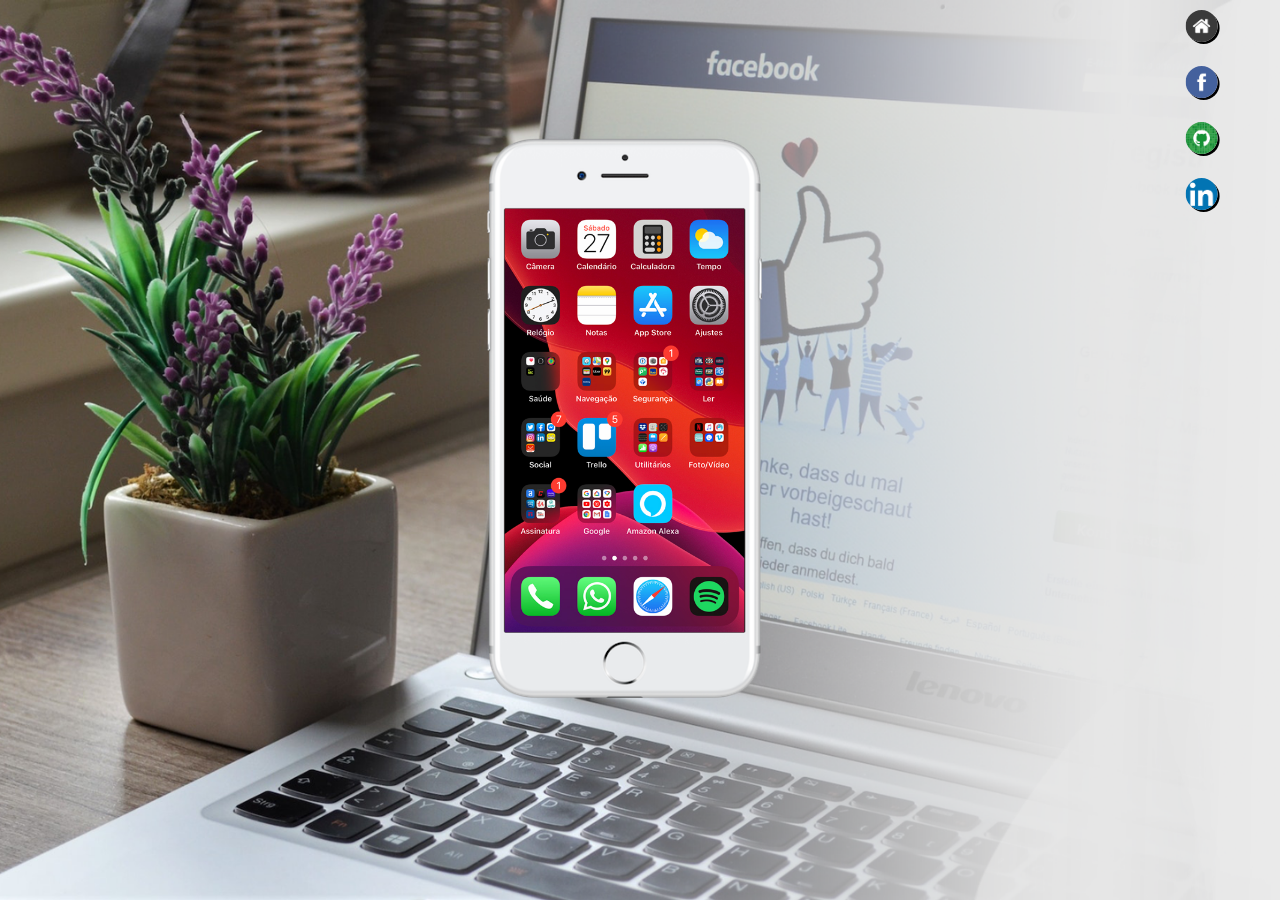
<file: index.html>
<!DOCTYPE html>
<html lang="pt-BR">
<head>
    <meta charset="UTF-8">
    <meta http-equiv="X-UA-Compatible" content="IE=edge">
    <meta name="viewport" content="width=device-width, initial-scale=1.0">
    <link rel="shortcut icon" href="favicon.ico" type="image/x-icon">
    <link rel="stylesheet" href="./css/style.css">
    <title>Projeto Redes Sociais</title>
</head>
<body>
    <main>
        <section id="section_telefone">
            <iframe id='tela_frame' name="tela_frame" src="/home.html" frameborder="0"></iframe>
            

        </section>
        
        <section id="section_redes">
            <ul>
                <li><a href="./home.html" target="tela_frame"><img class="tamanho_imagem" src="./imagens/logo-home.jpg" alt="logo da home"></a></li>
                <li><a href="./facebook.html" target="tela_frame"><img class="tamanho_imagem" src="./imagens/logo-facebook.jpg" alt="logo do facebook"></a></li>
                <li><a href="./github.html" target="tela_frame"><img class="tamanho_imagem" src="./imagens/logo-github.jpg" alt="logo do github"></a></li>
                <li><a href="./linkedin.html" target="tela_frame"><img class="tamanho_imagem" src="./imagens/logo-linkedin.jpg" alt="logo do github"></a></li>
            </ul>

        </section>
    </main>
    
</body>
</html>
</file>
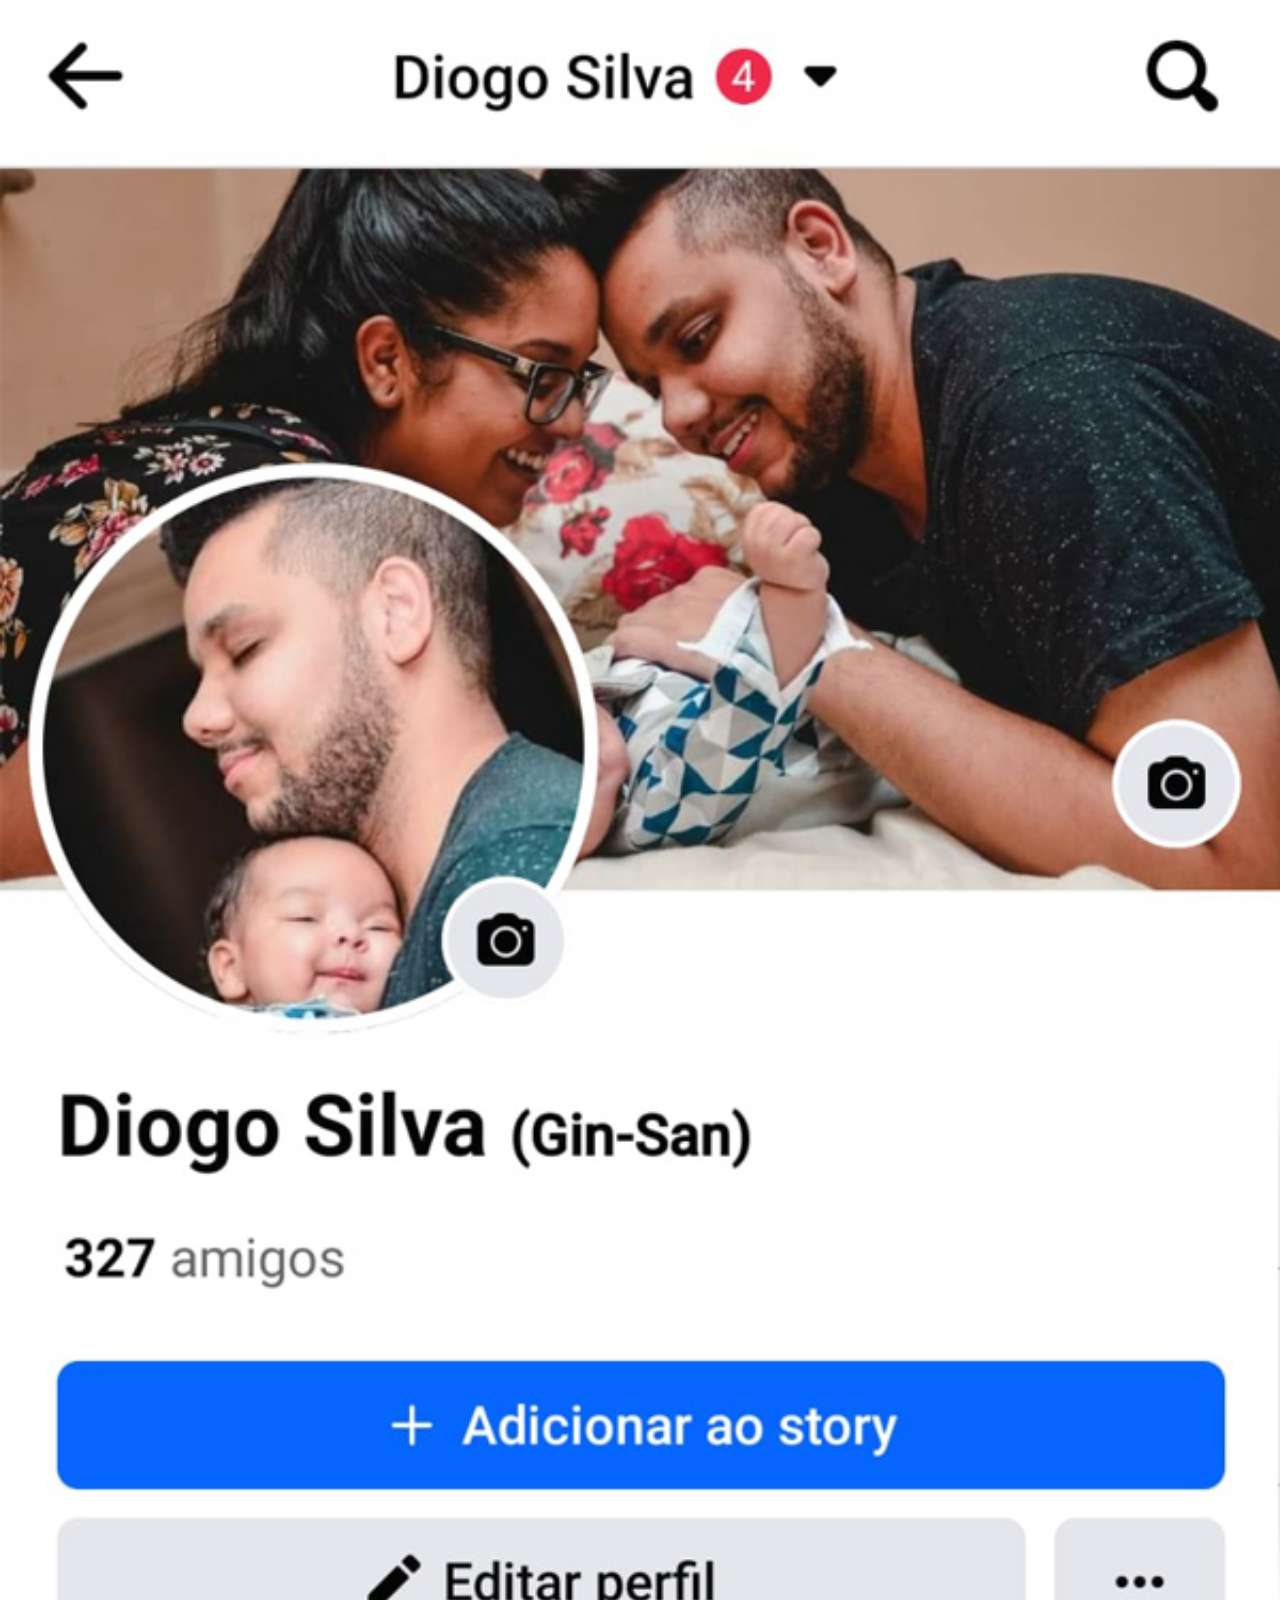
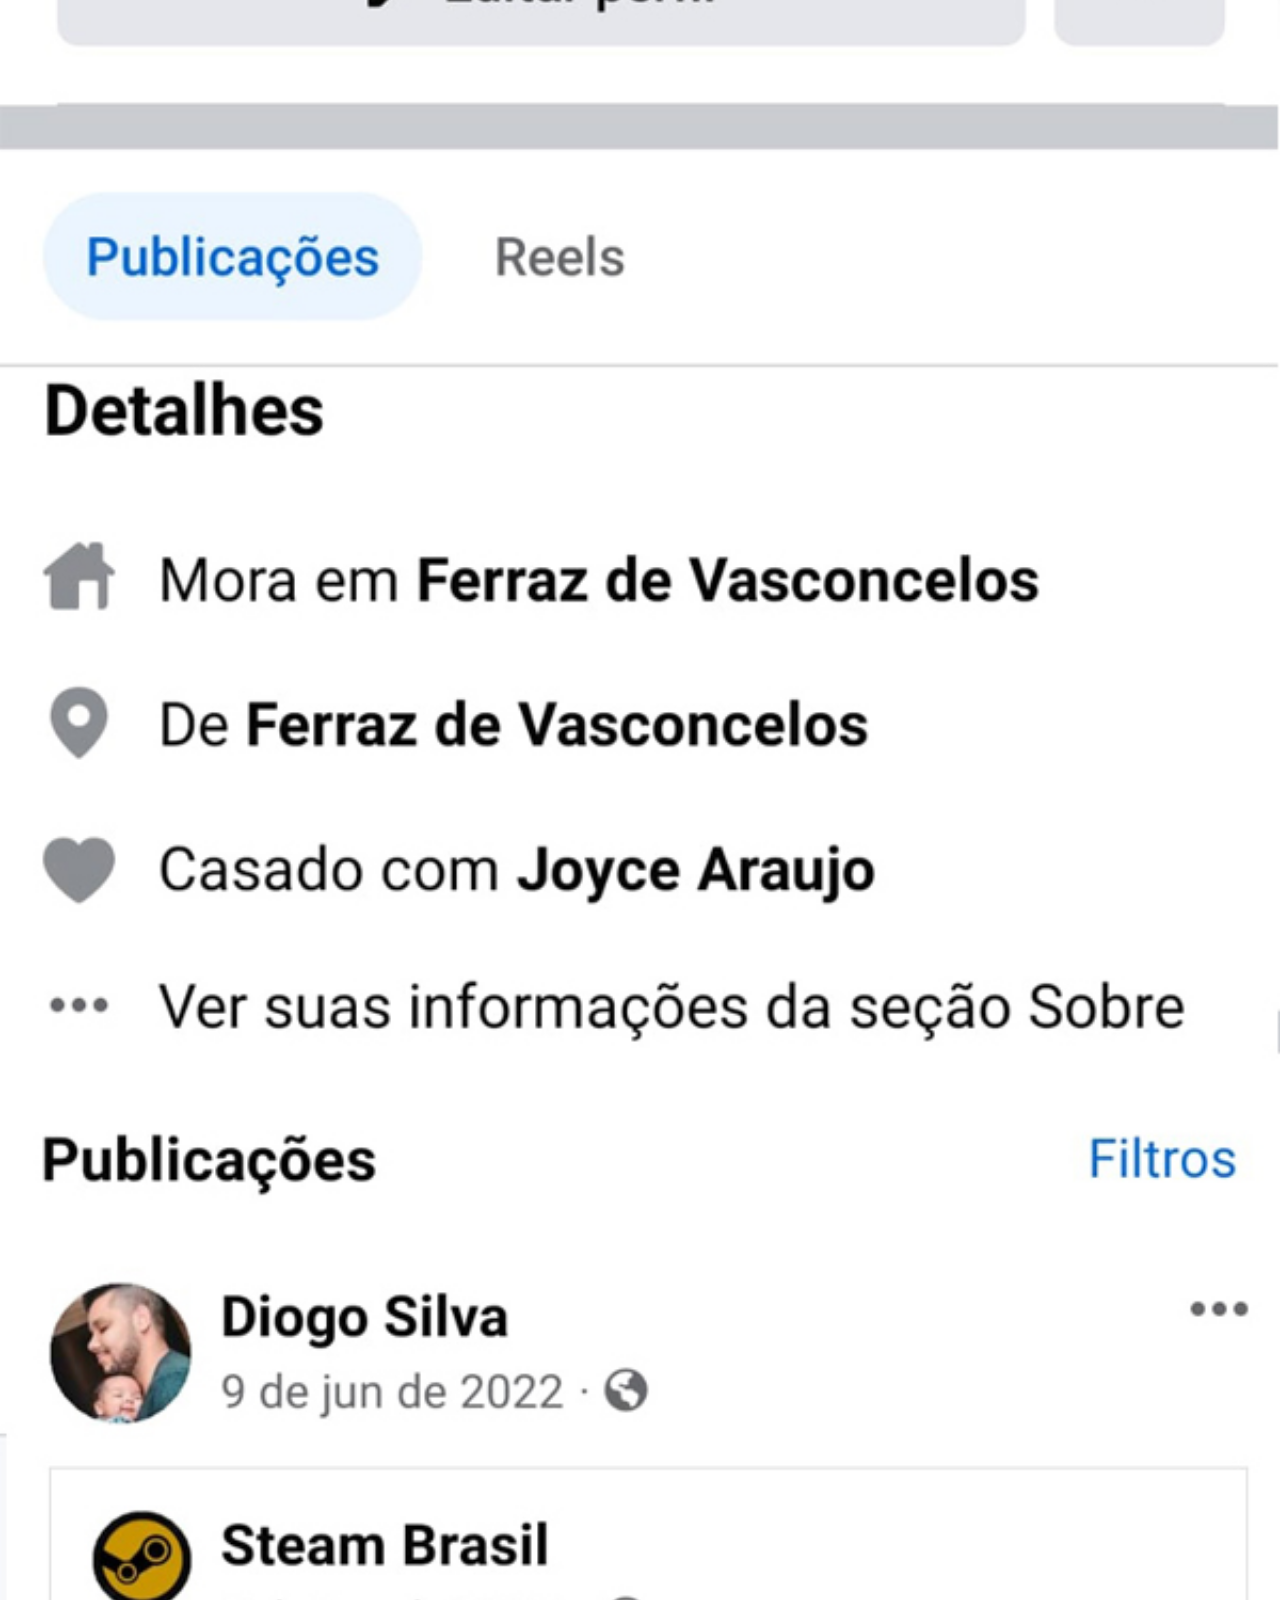
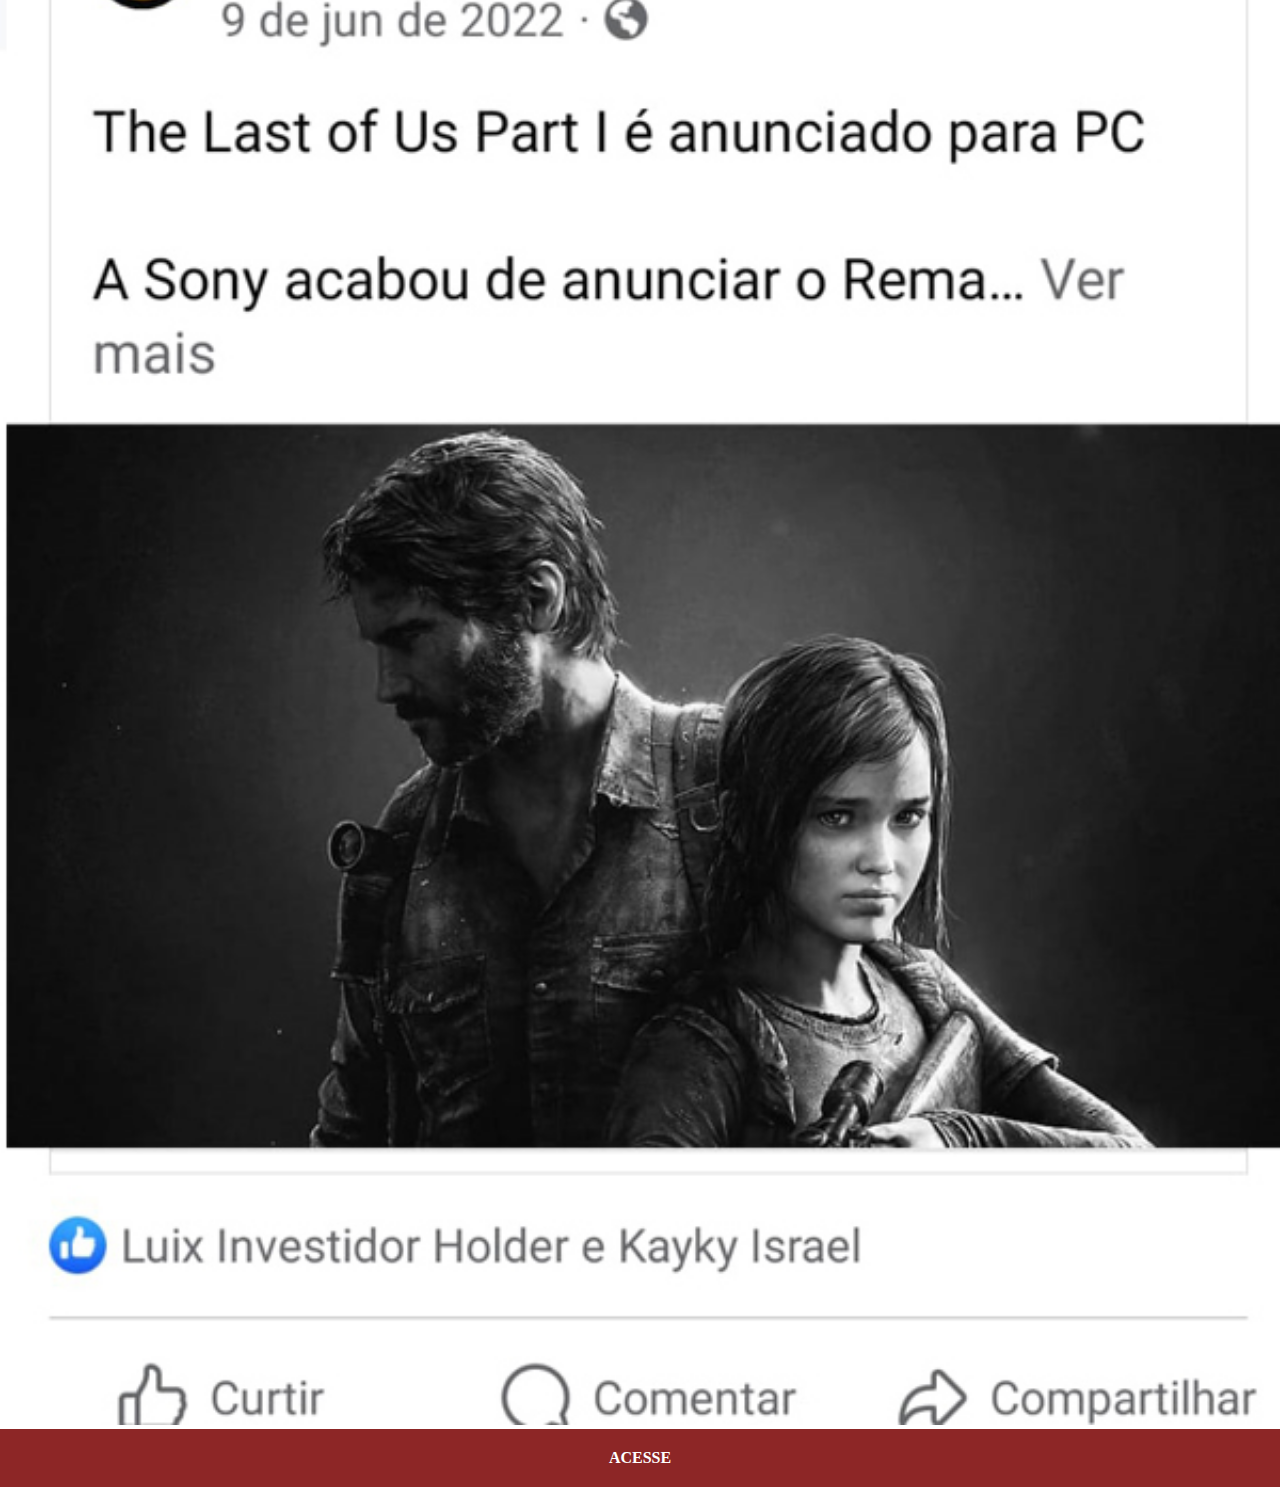
<file: facebook.html>
<!DOCTYPE html>
<html lang="pt-br">
<head>
    <meta charset="UTF-8">
    <meta http-equiv="X-UA-Compatible" content="IE=edge">
    <meta name="viewport" content="width=device-width, initial-scale=1.0">
    <title>Facebook</title>
    <style>
        *{
            margin: 0px;
            padding: 0px;
        }
        ::-webkit-scrollbar{
            width: 0px;
            height: 0px;
        }
        img{
            width: 100vw;
            
        }
        a{
            background-color: rgb(141, 38, 38);
            padding: 20px;
            color: white;
            font-weight: bold;
            display: block;
            margin: 0;
            text-align: center;
            text-decoration: none;

        }

        a:hover{
            background-color: rgb(238, 65, 65);
            transition: all 1s;
        }
    </style>
</head>
<body>
    <img src="./imagens/tela-facebook.jpg" alt="">
    <a href="">ACESSE</a>
    
</body>
</html>
</file>
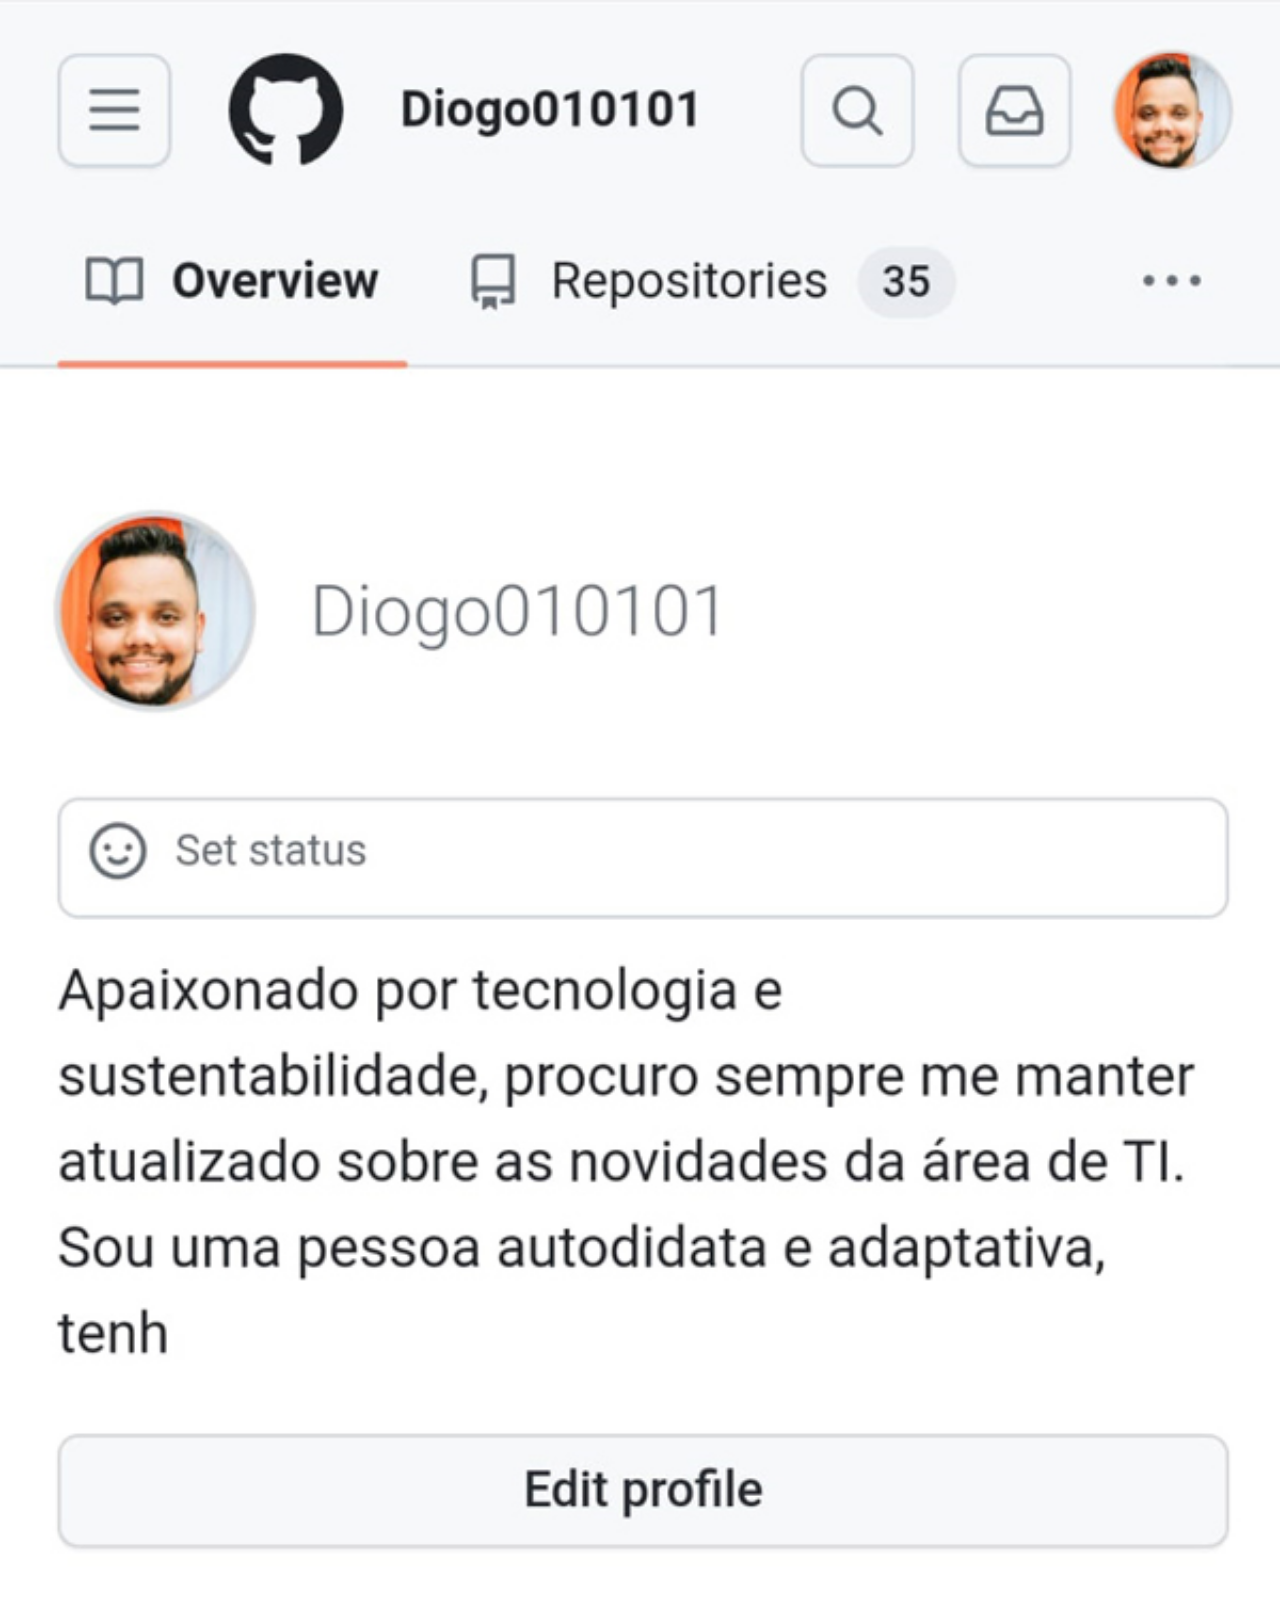
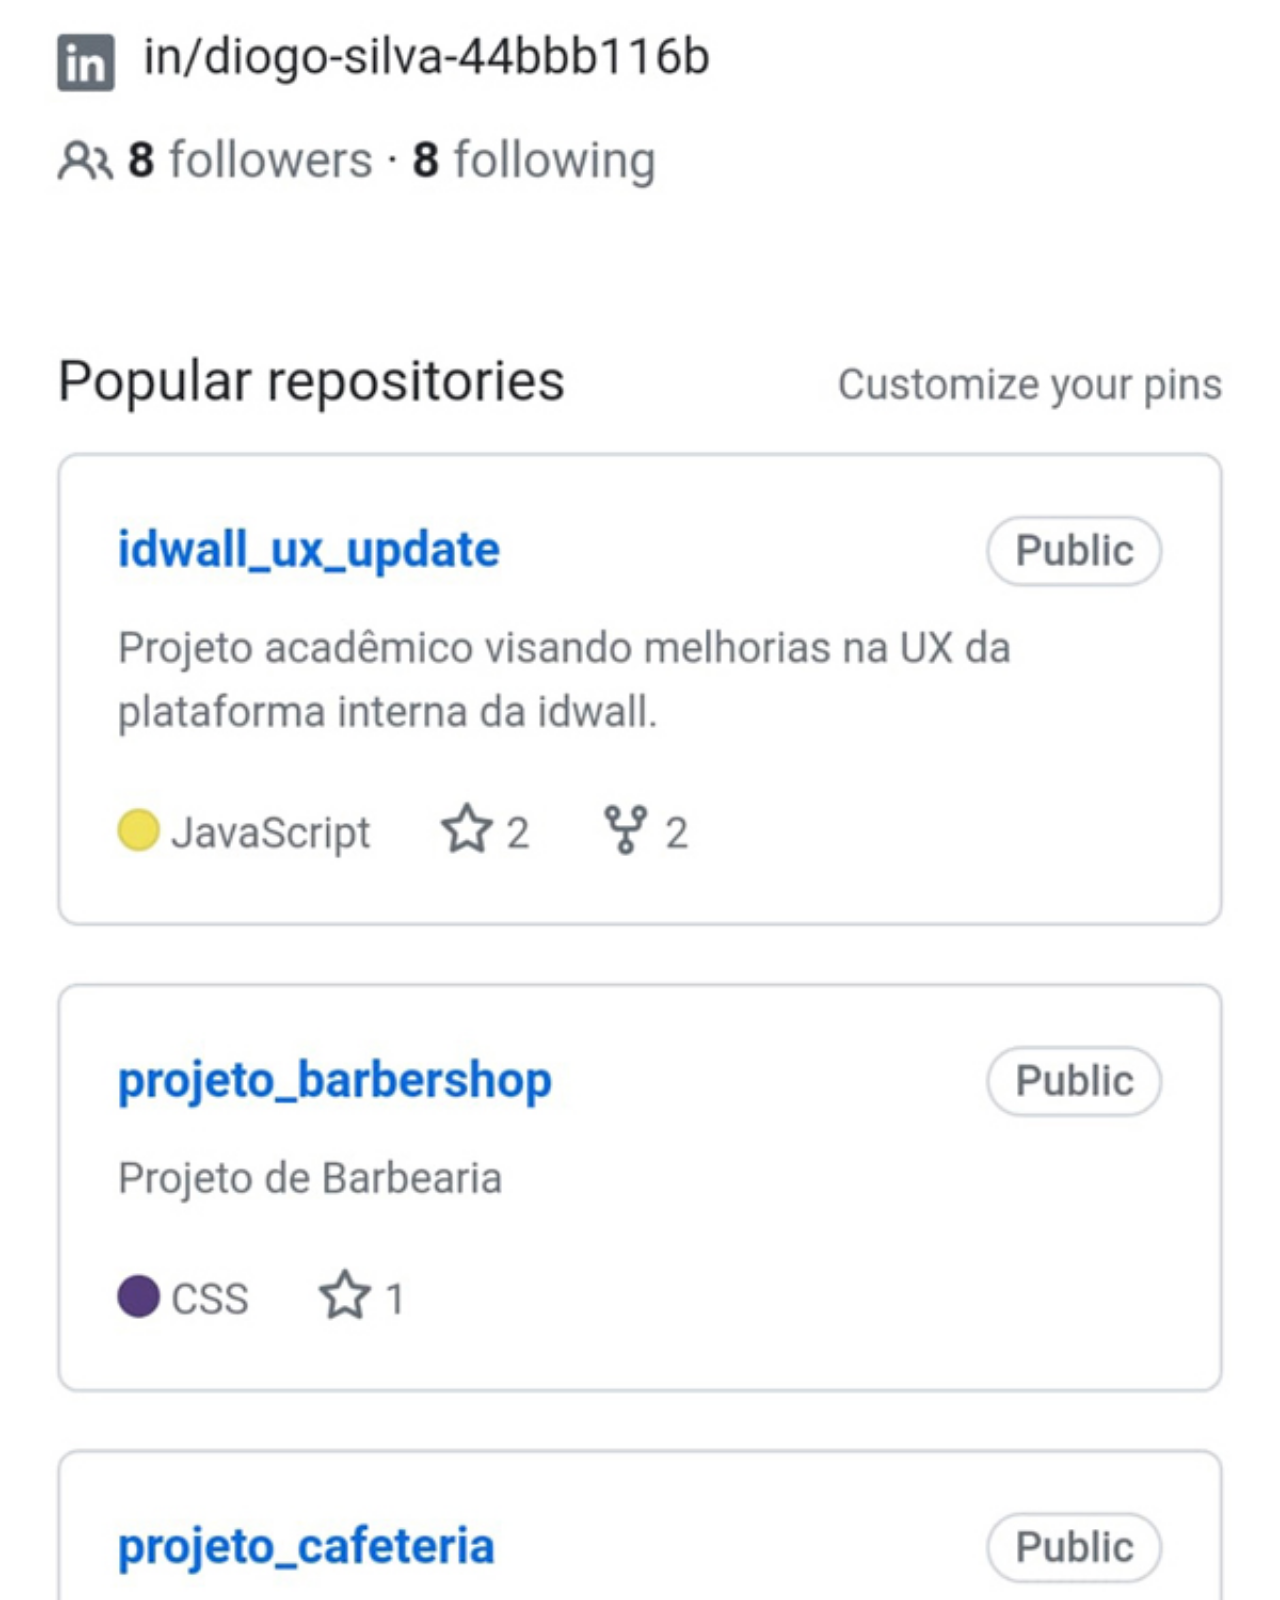
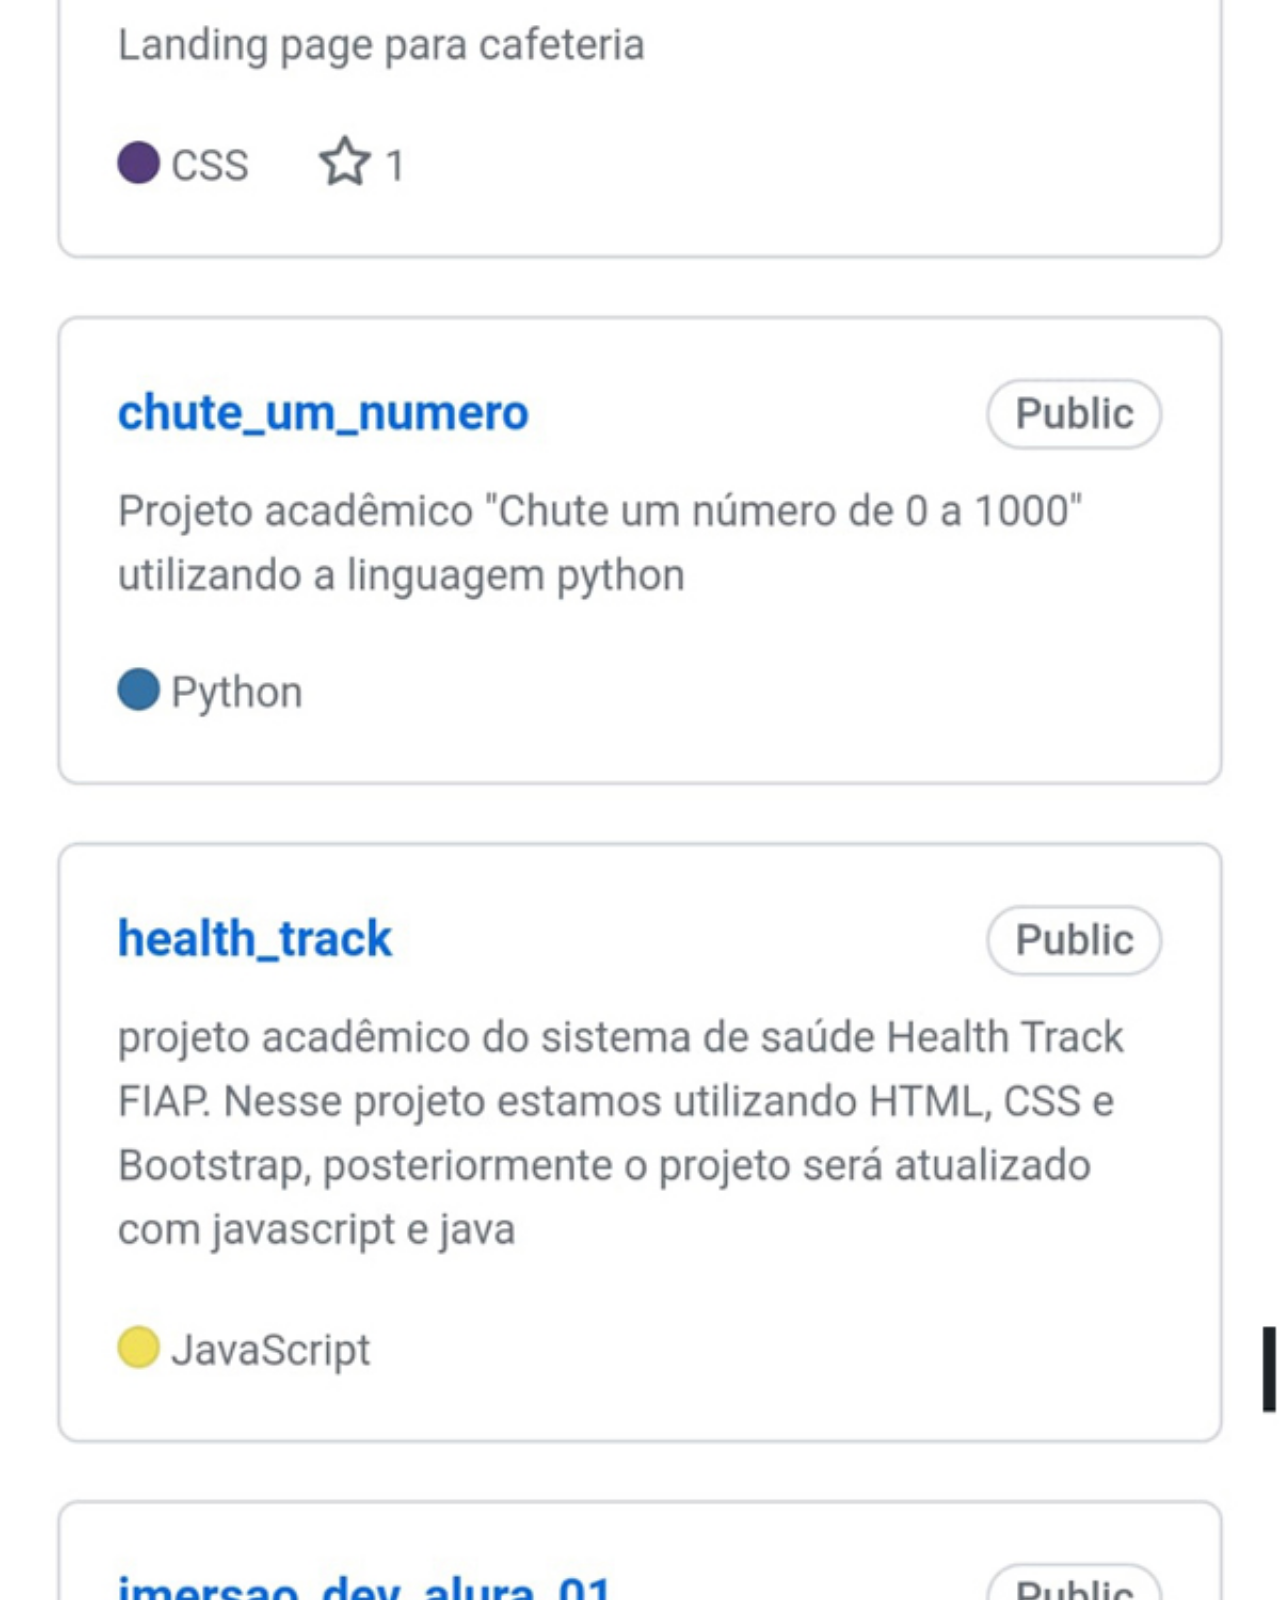
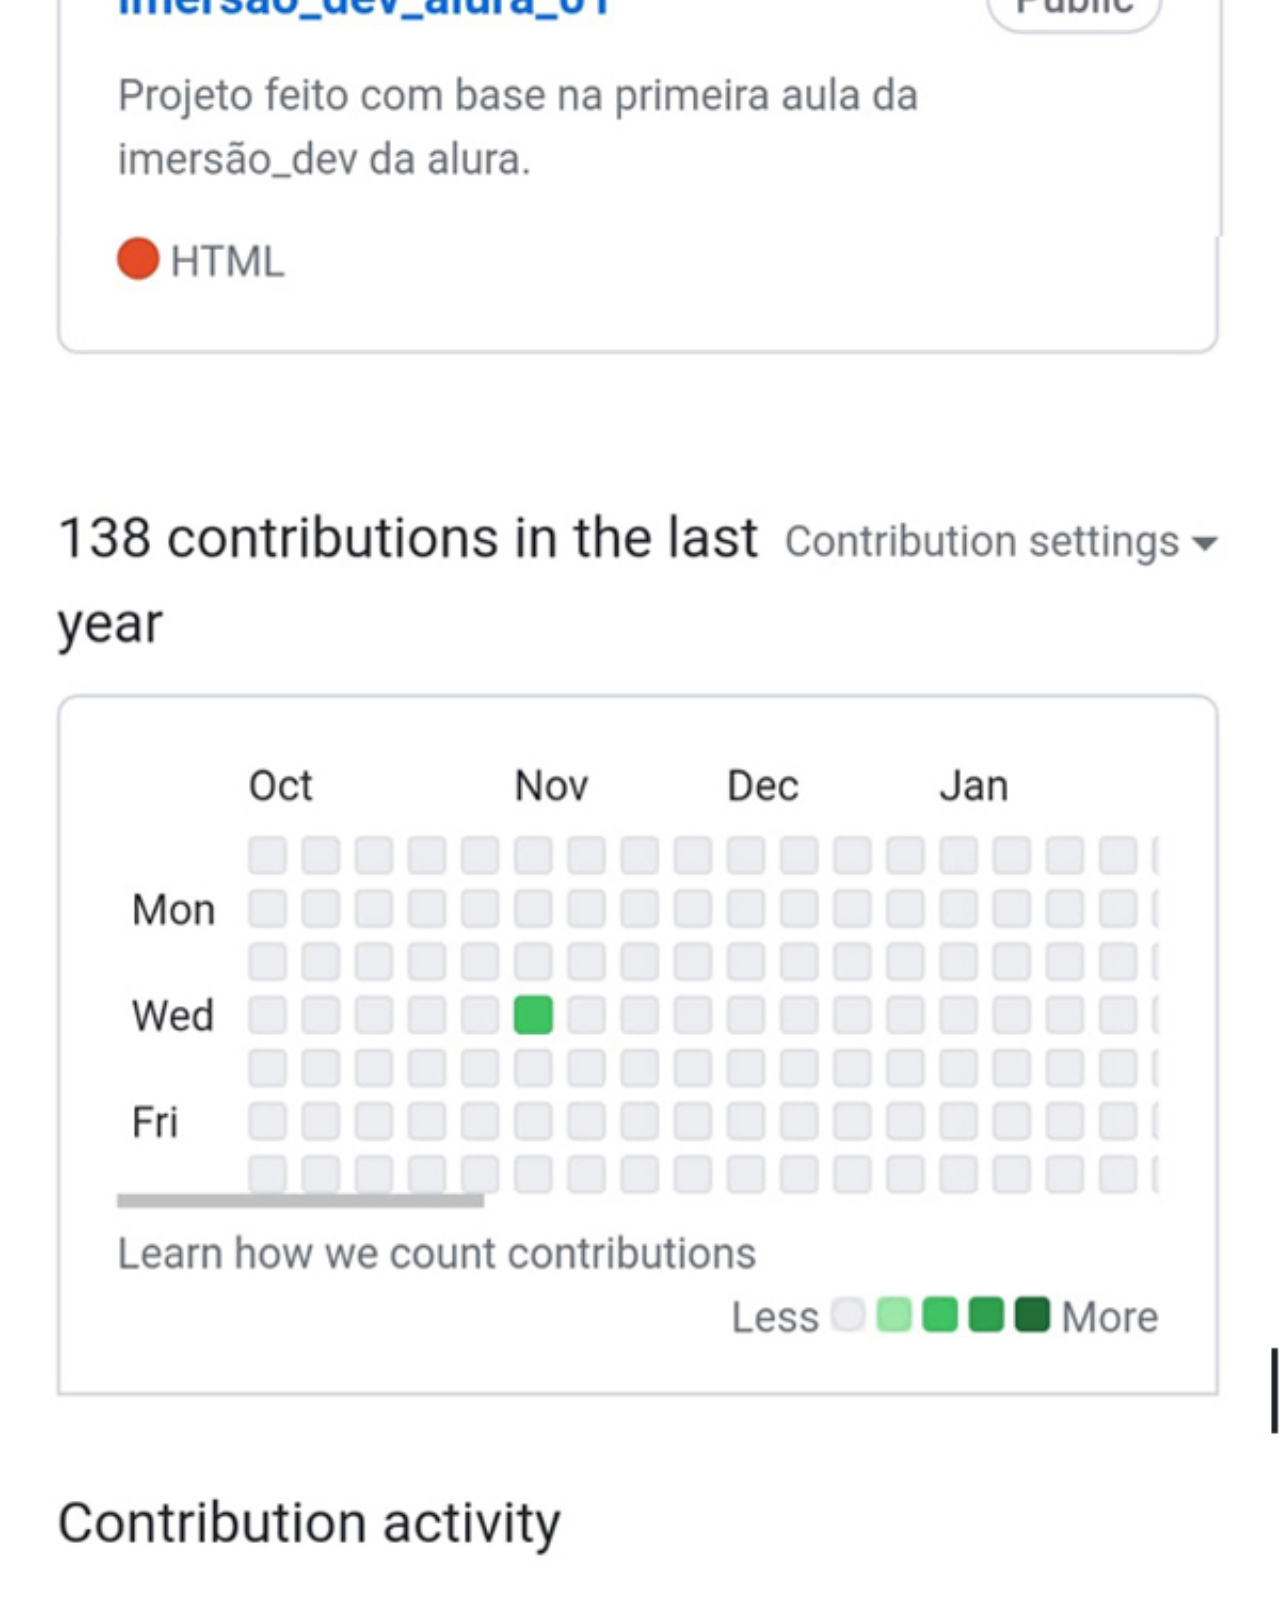
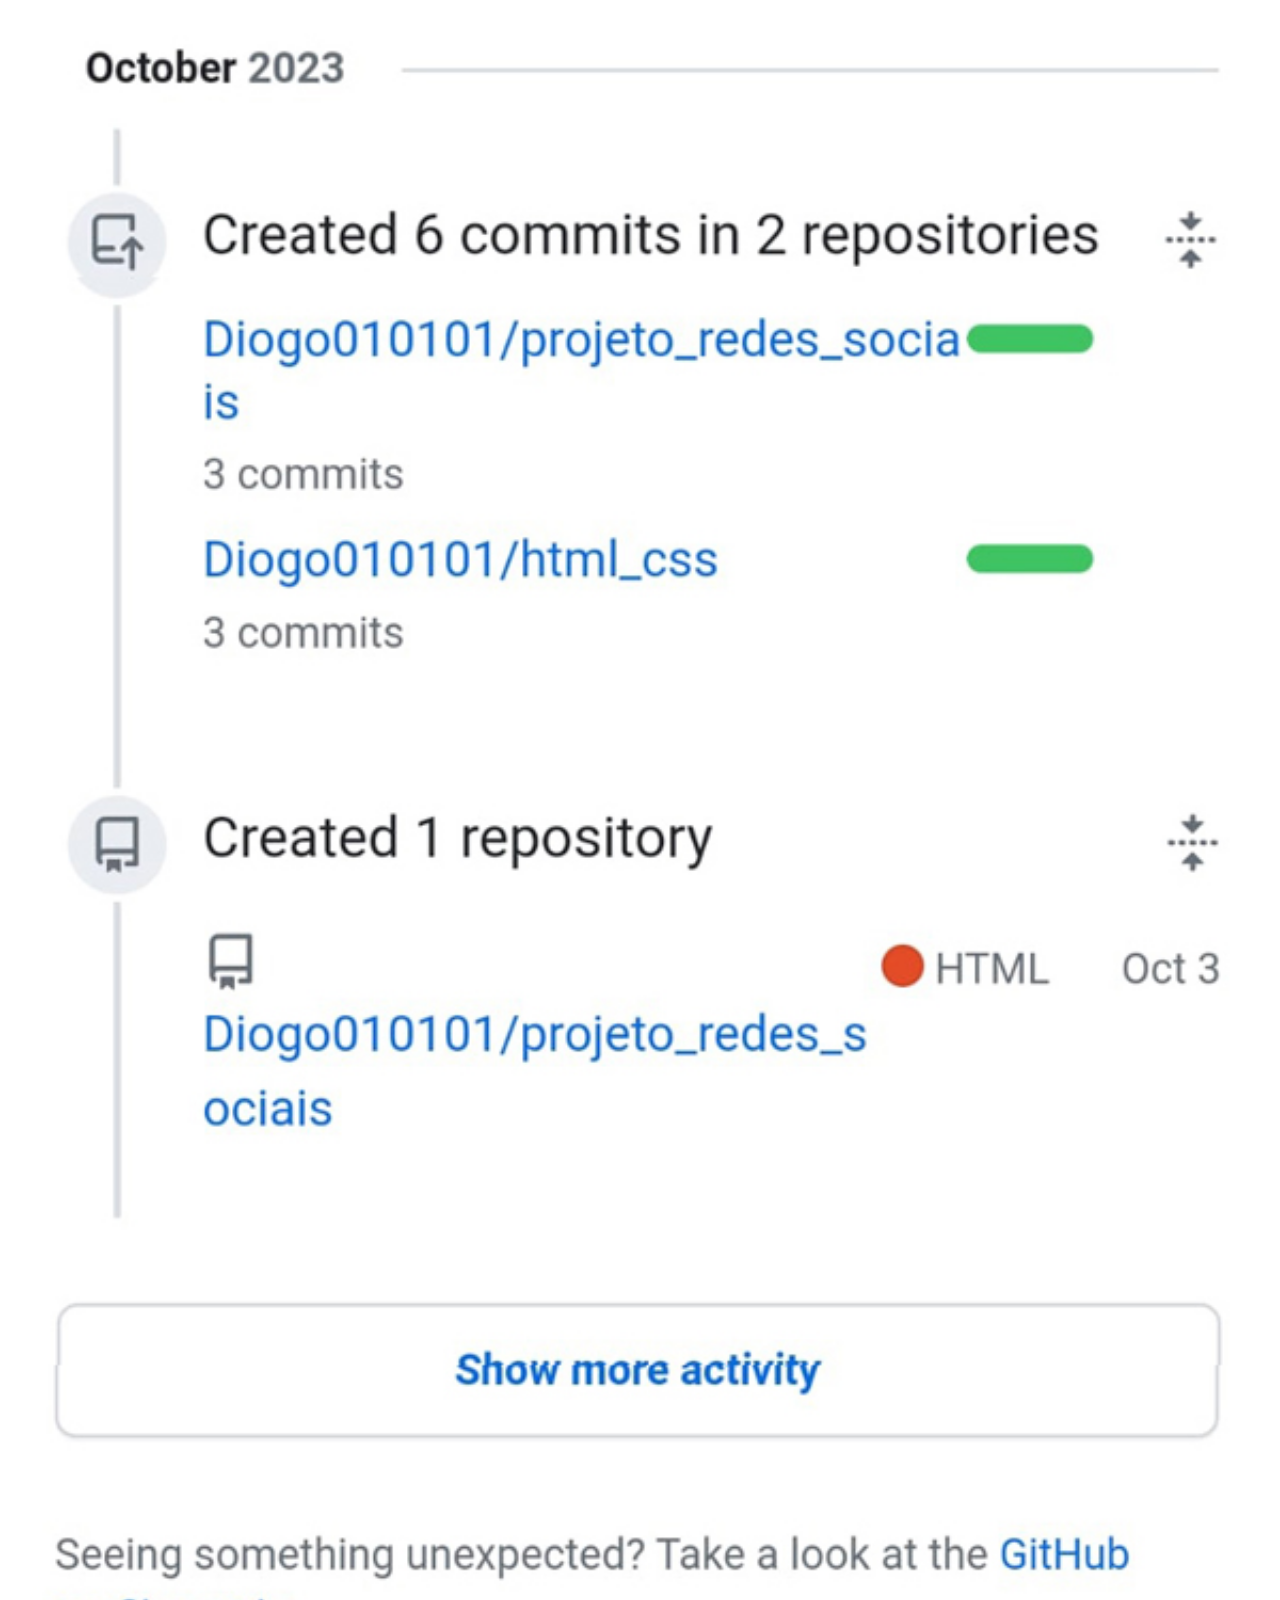
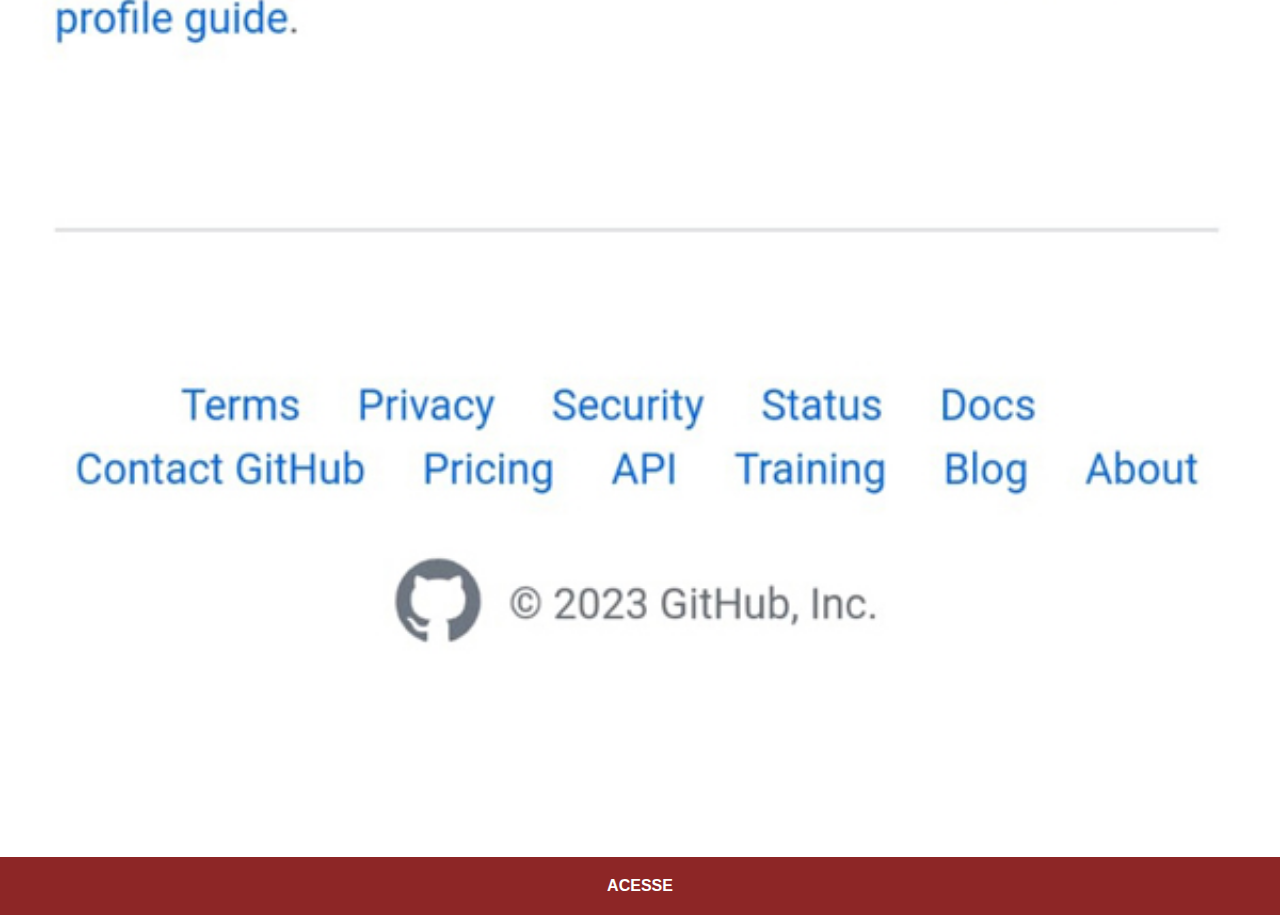
<file: github.html>
<!DOCTYPE html>
<html lang="pt-br">

<head>
    <meta charset="UTF-8">
    <meta http-equiv="X-UA-Compatible" content="IE=edge">
    <meta name="viewport" content="width=device-width, initial-scale=1.0">
    <title>GitHub</title>
    <style>
        * {
            margin: 0px;
            padding: 0px;
            font-family: Arial, Helvetica, sans-serif;
        }

        ::-webkit-scrollbar {
            width: 0px;
            height: 0px;
        }

        img {
            width: 100vw;
            position: relative;
            padding-bottom: 0;

        }
        a{
            background-color: rgb(141, 38, 38);
            padding: 20px;
            color: white;
            font-weight: bold;
            display: block;
            margin: 0;
            text-align: center;
            text-decoration: none;

        }

        a:hover{
            background-color: rgb(238, 65, 65);
            transition: all 1s;
        }
    </style>
</head>

<body>
    <img src="./imagens/tela-github.jpg" alt="">
    <a href="https://github.com/Diogo010101" target="_blank">ACESSE</a>
    

</body>

</html>
</file>
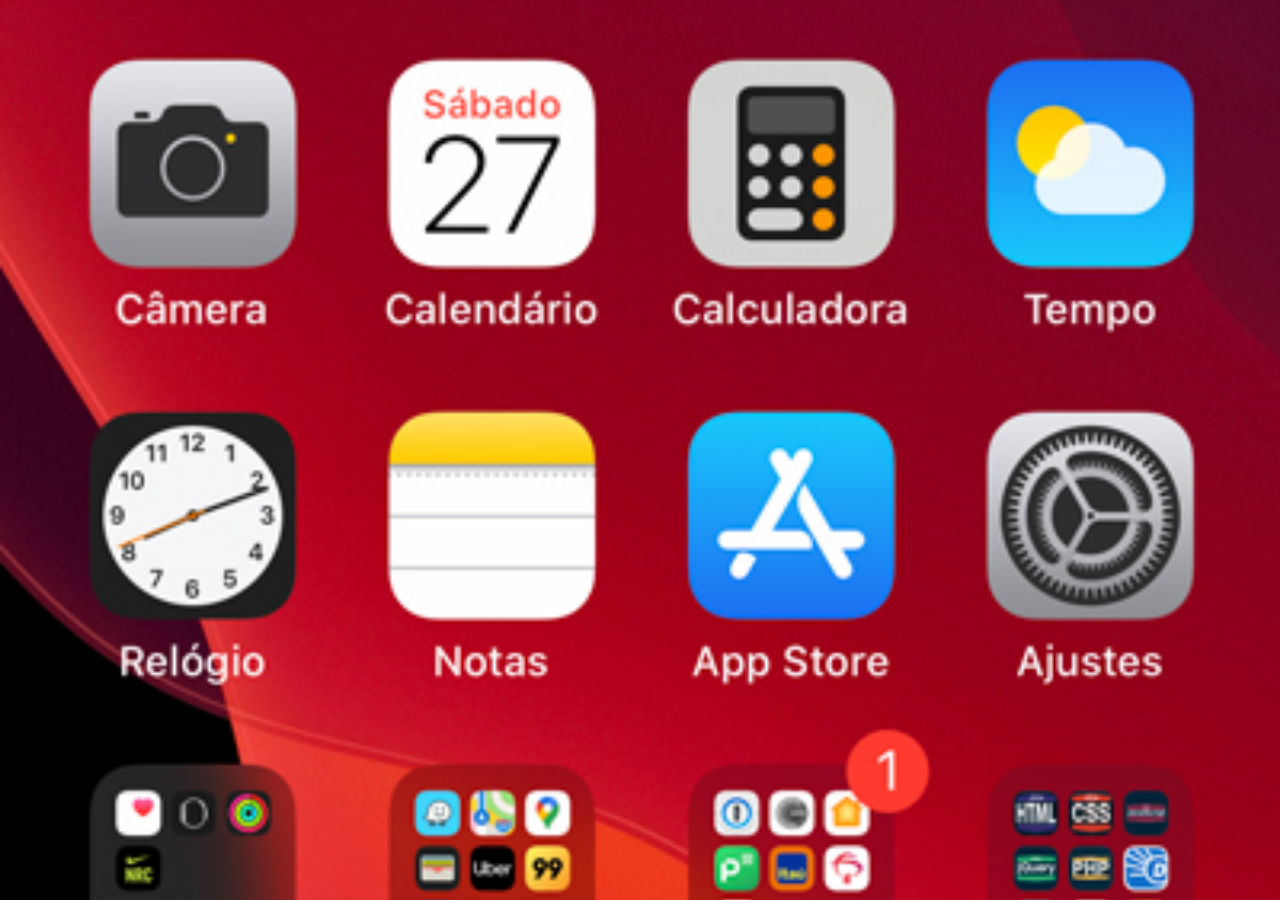
<file: home.html>
<!DOCTYPE html>
<html lang="pt-BR">
<head>
    <meta charset="UTF-8">
    <meta http-equiv="X-UA-Compatible" content="IE=edge">
    <meta name="viewport" content="width=device-width, initial-scale=1.0">
    <title>Document</title>
    <style>
        *{
            padding: 0;
            margin: 0;

        }
        body{
                        width: 100vw;
            height: 100vh;
            background-image: url('./imagens/tela-home.jpg');
            background-repeat: no-repeat;
            background-position: top center;
            background-size: cover;
        }
    </style>
</head>
<body>
    
</body>
</html>
</file>
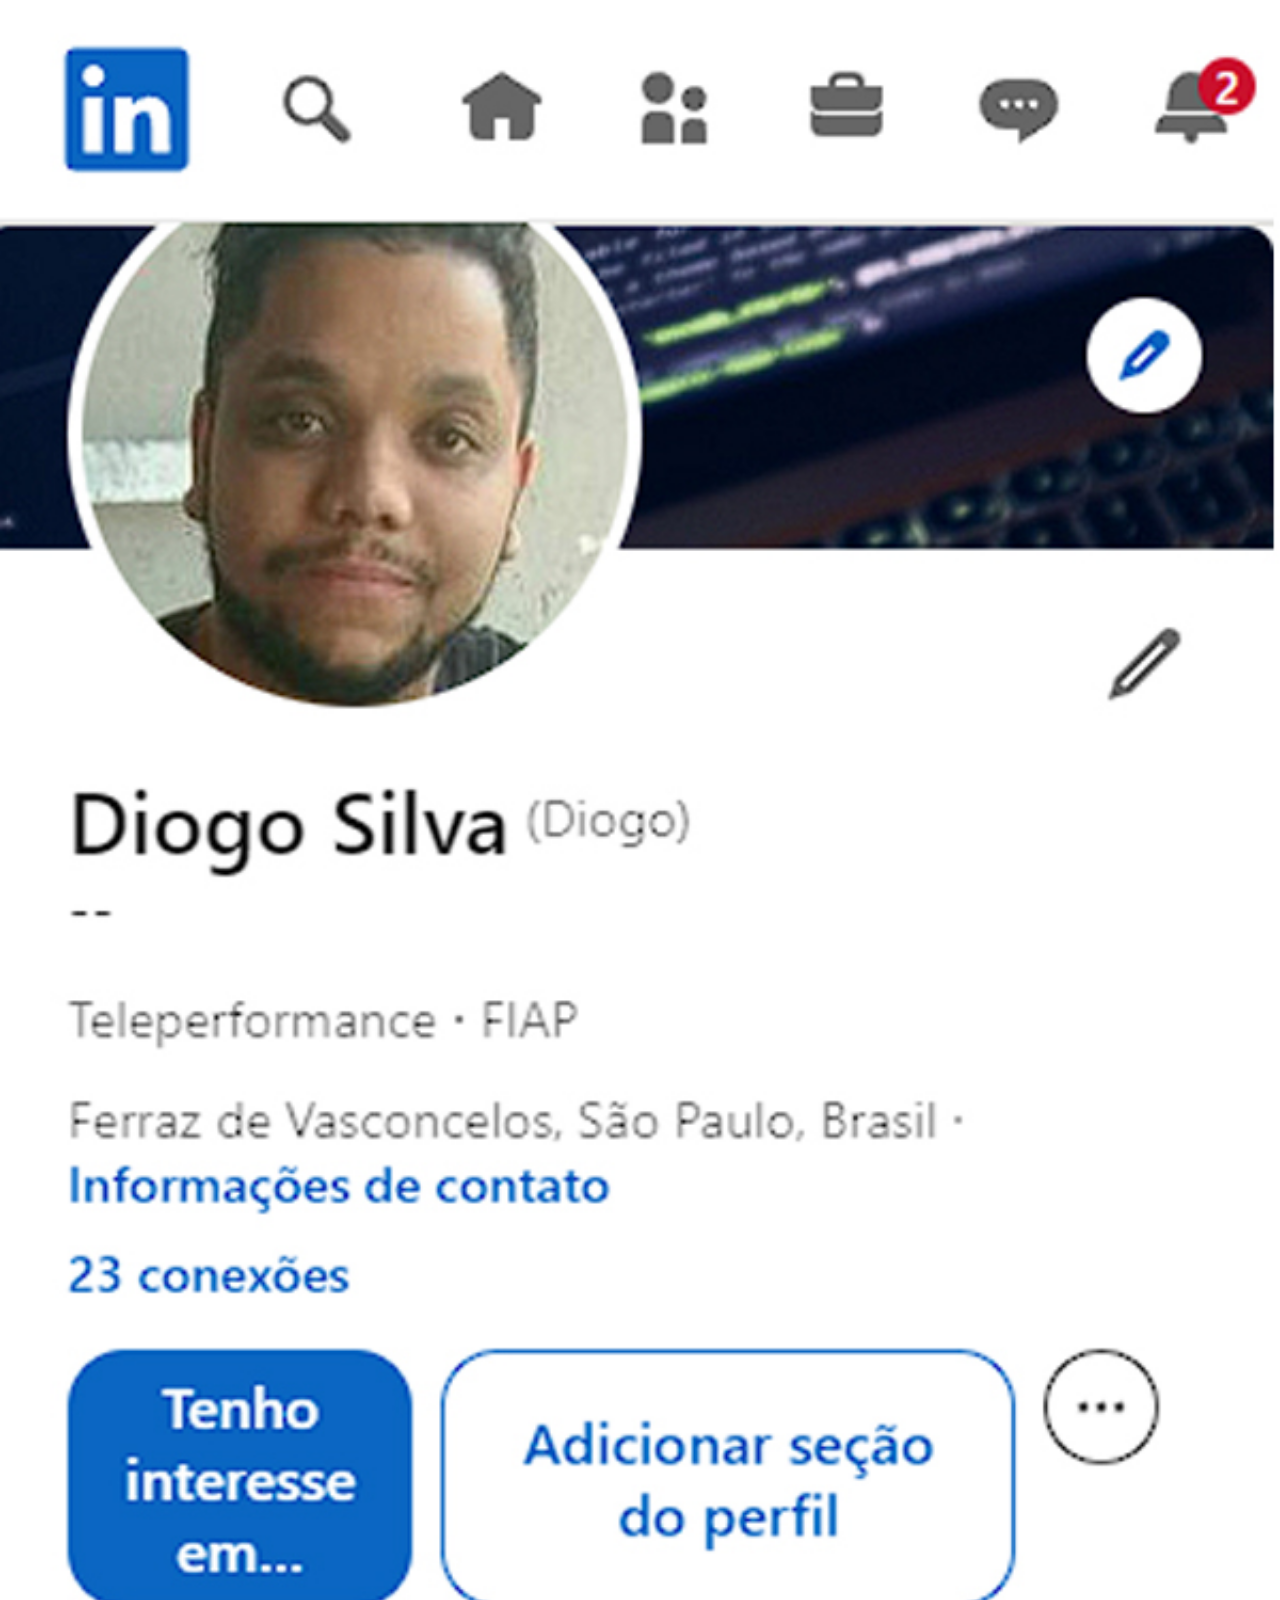
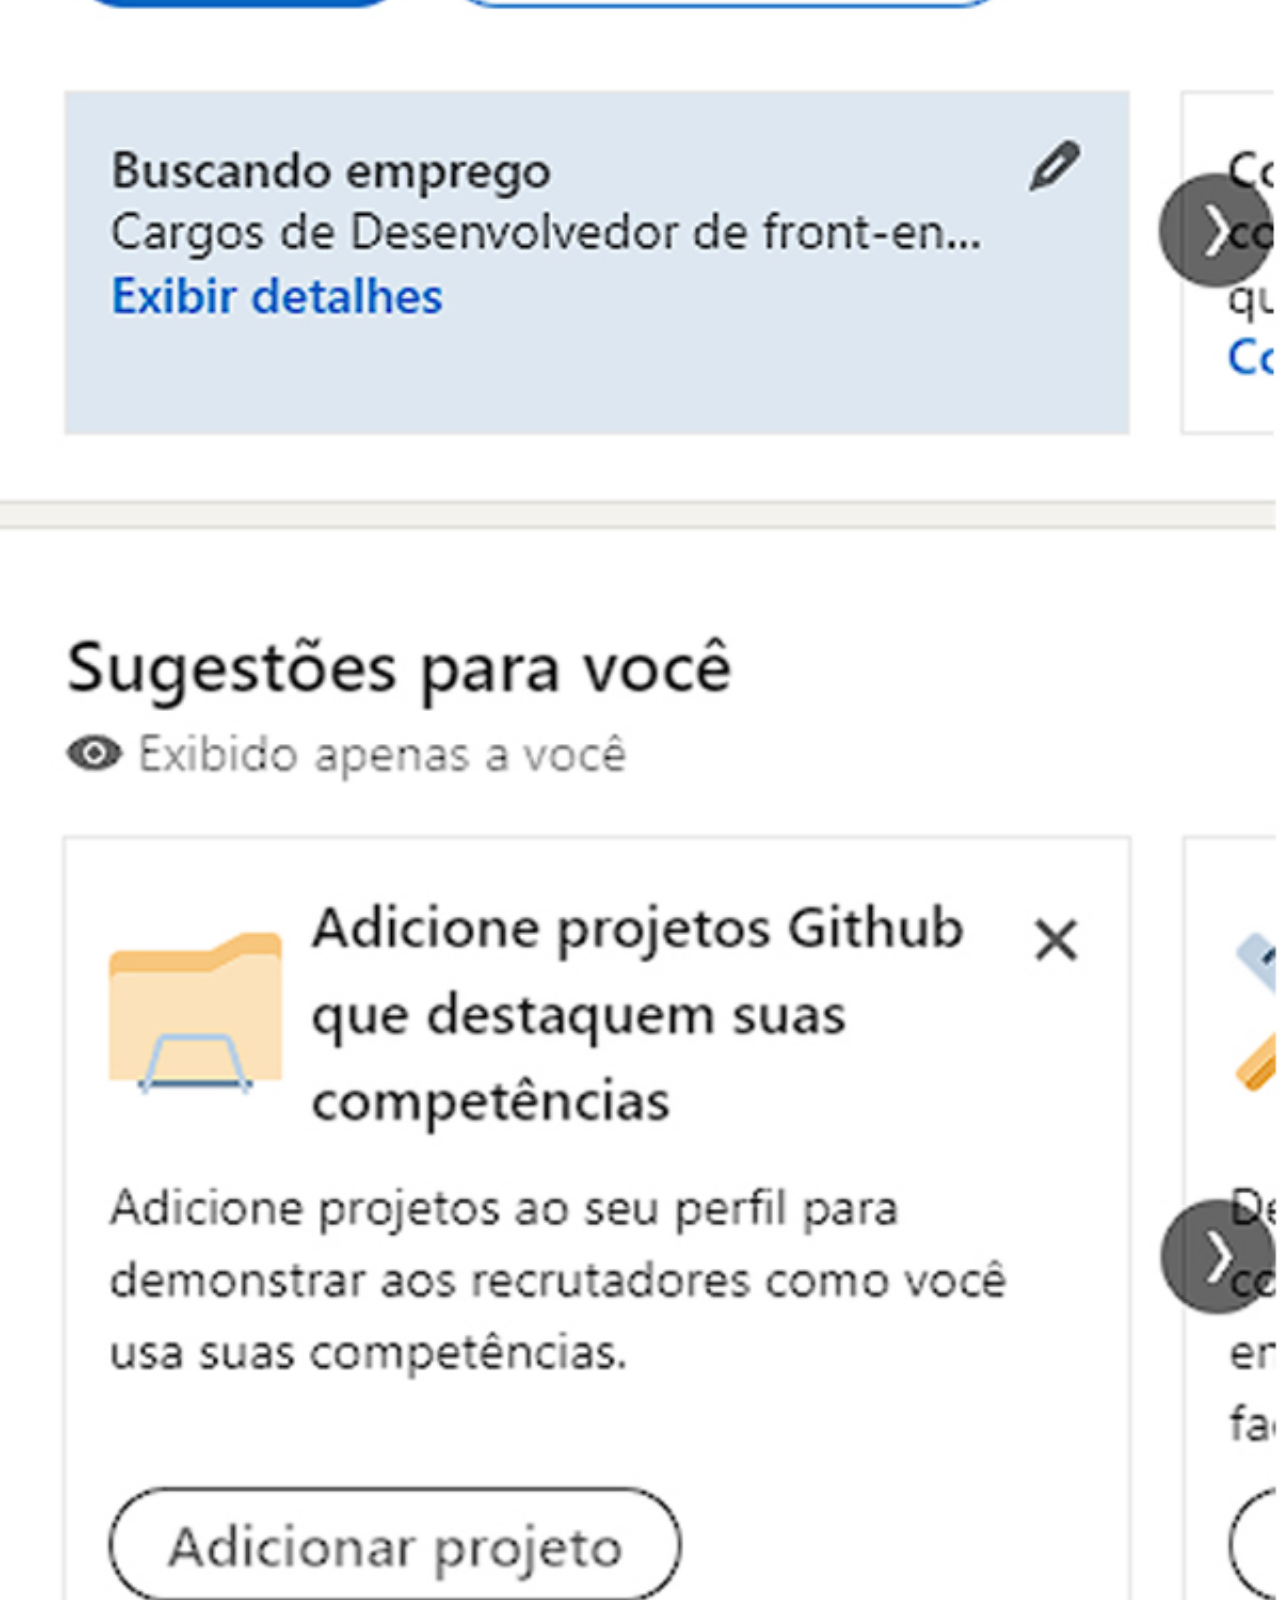
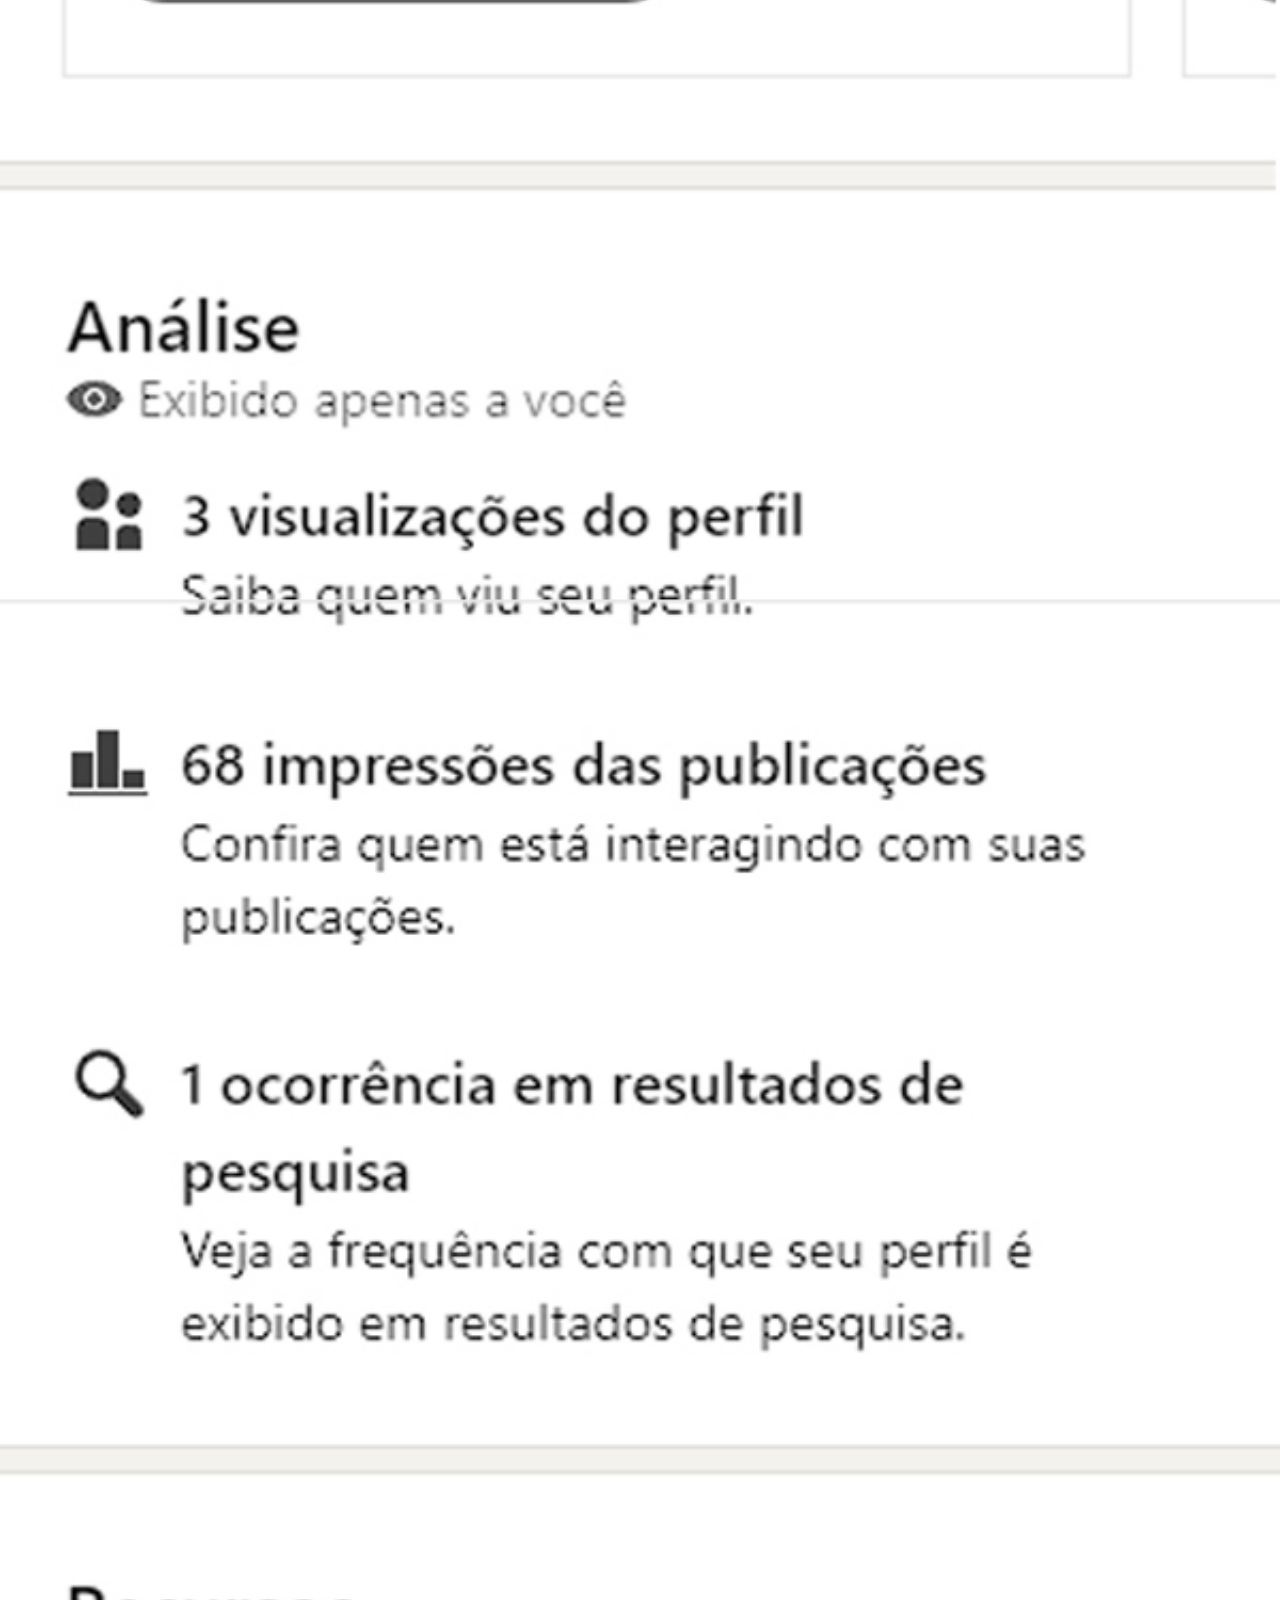
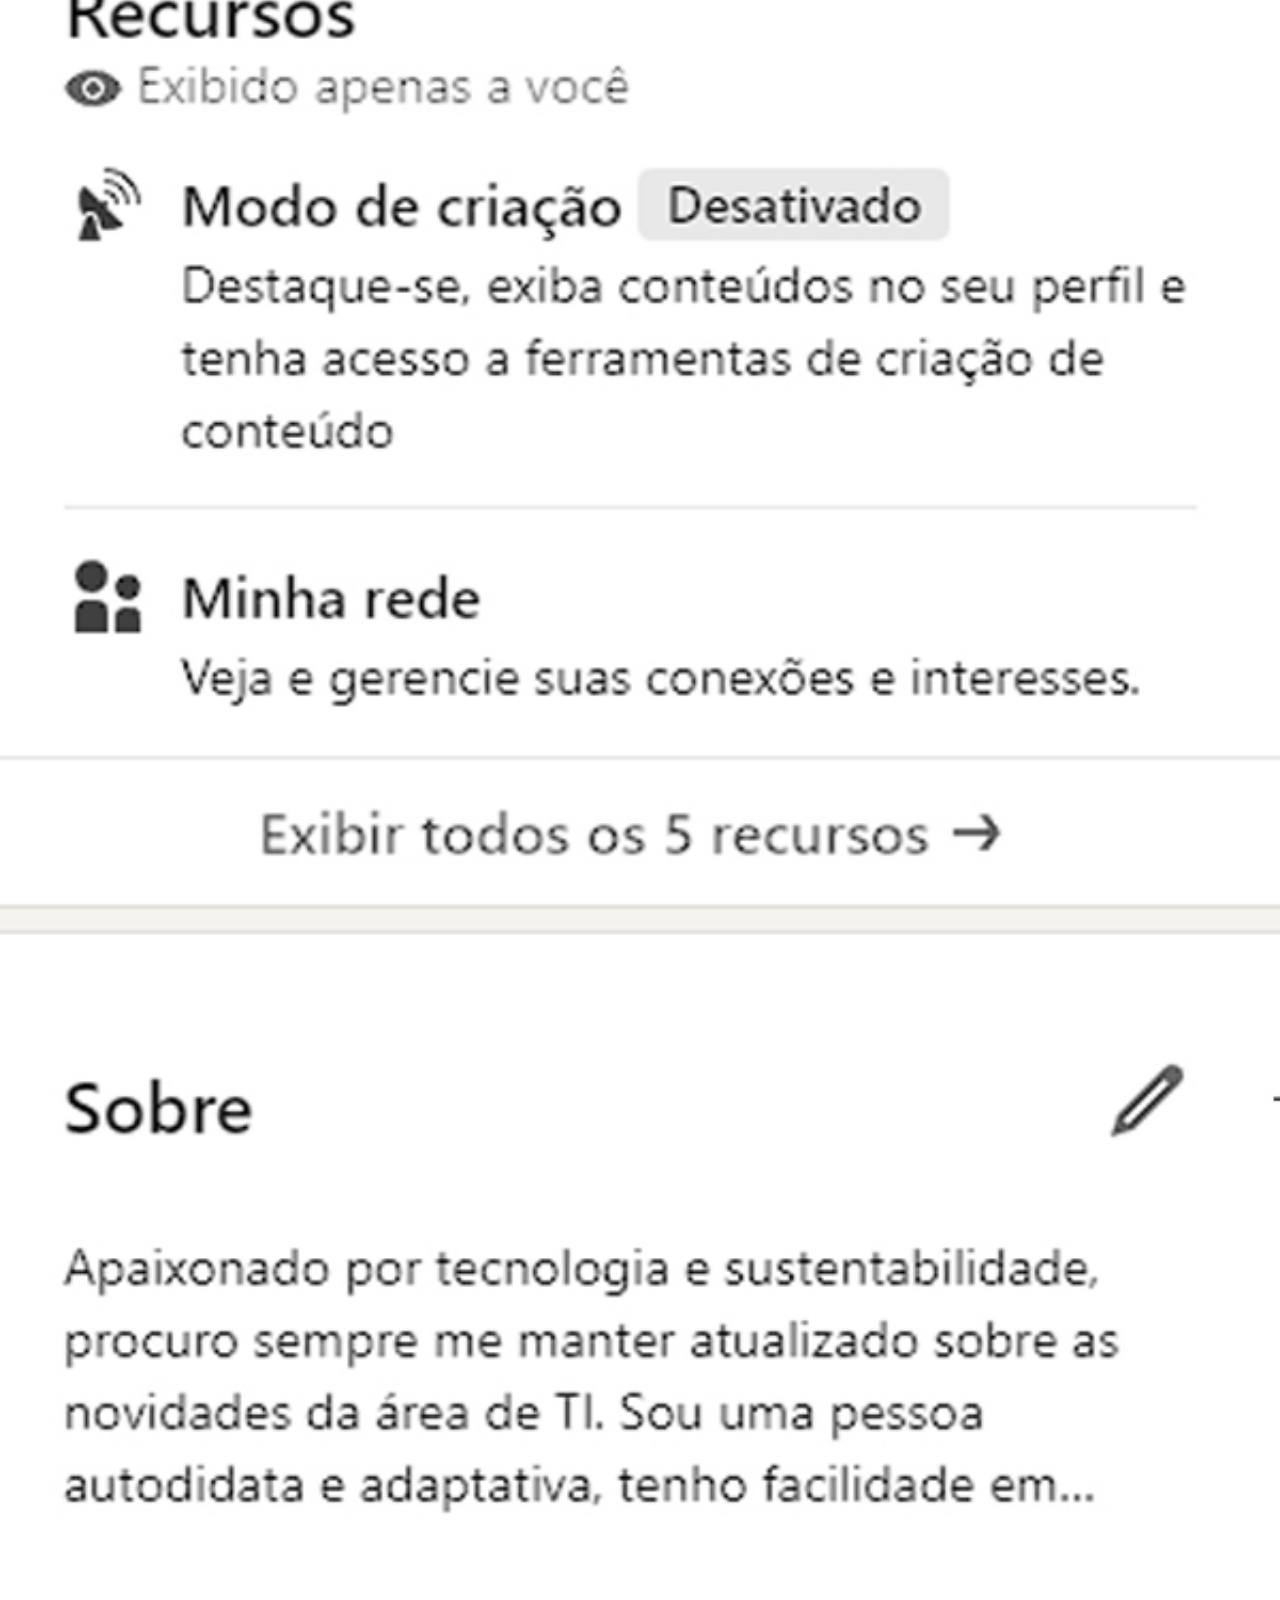
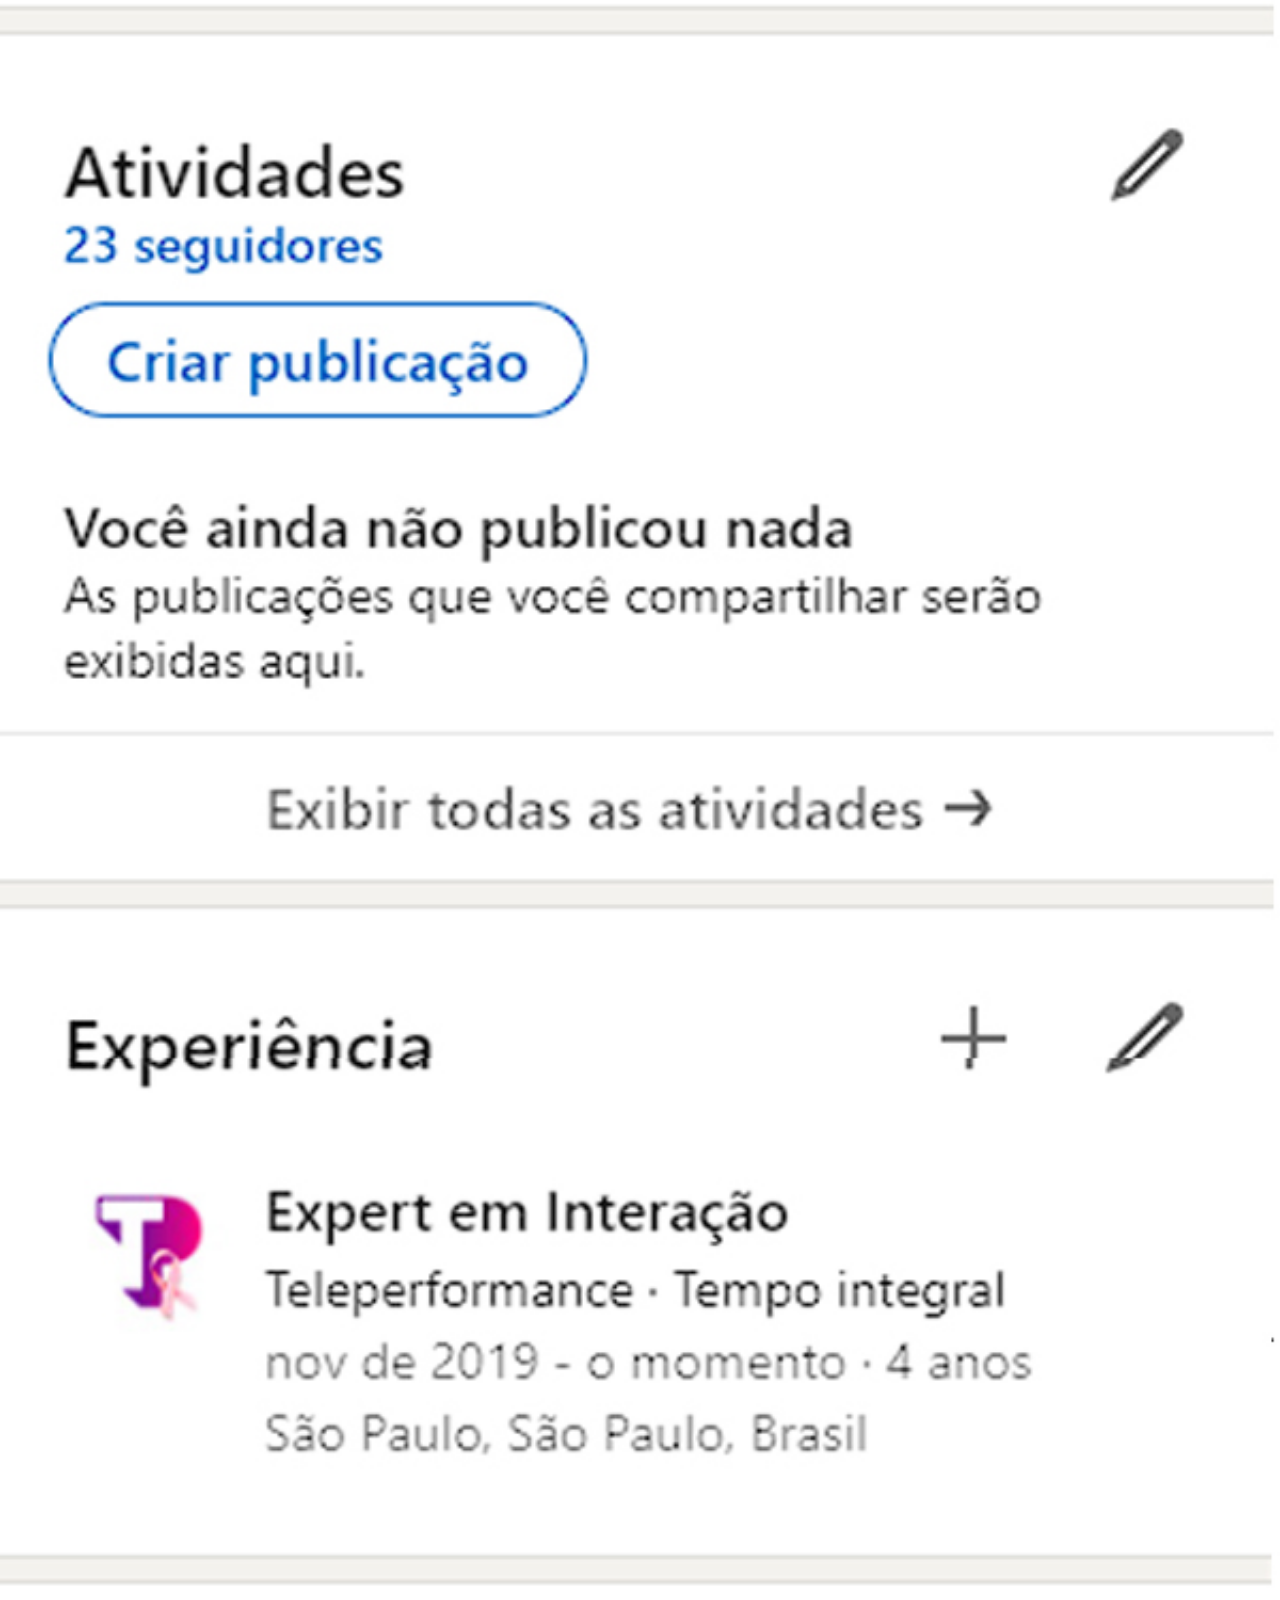
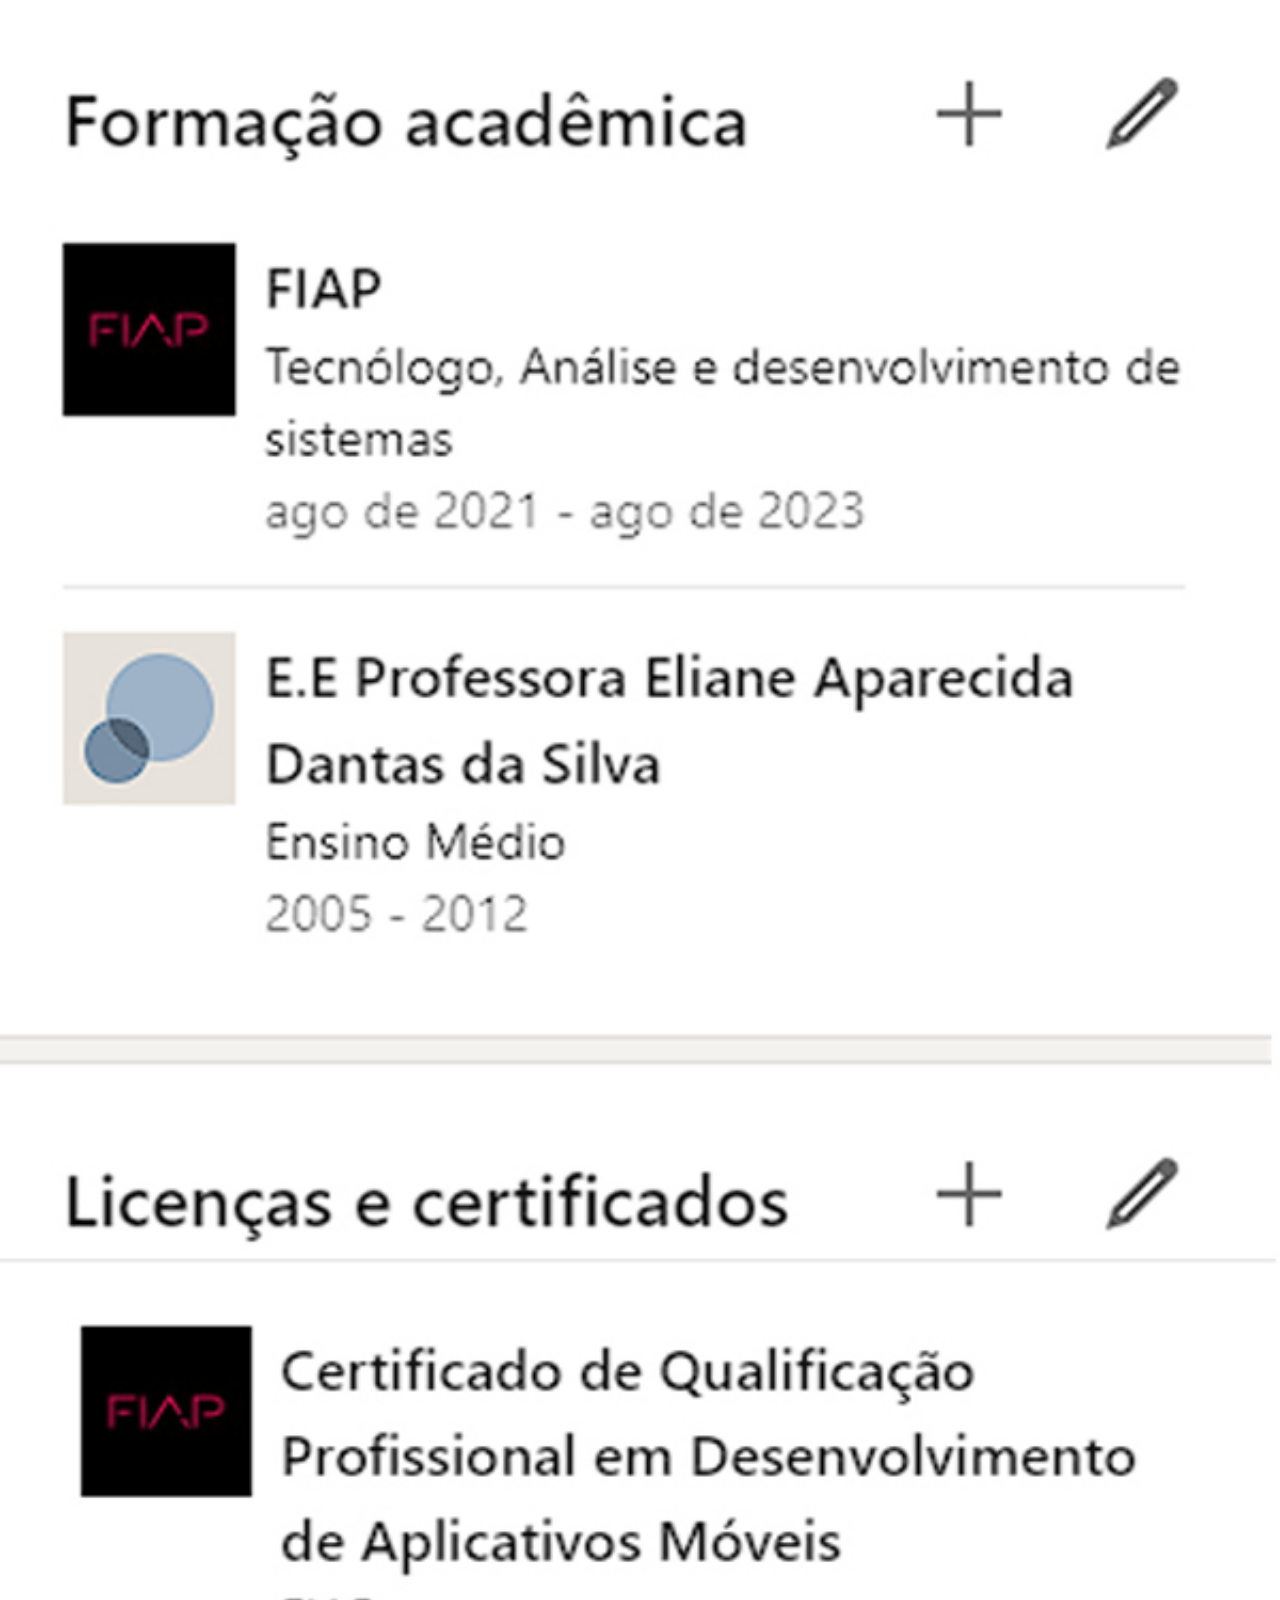
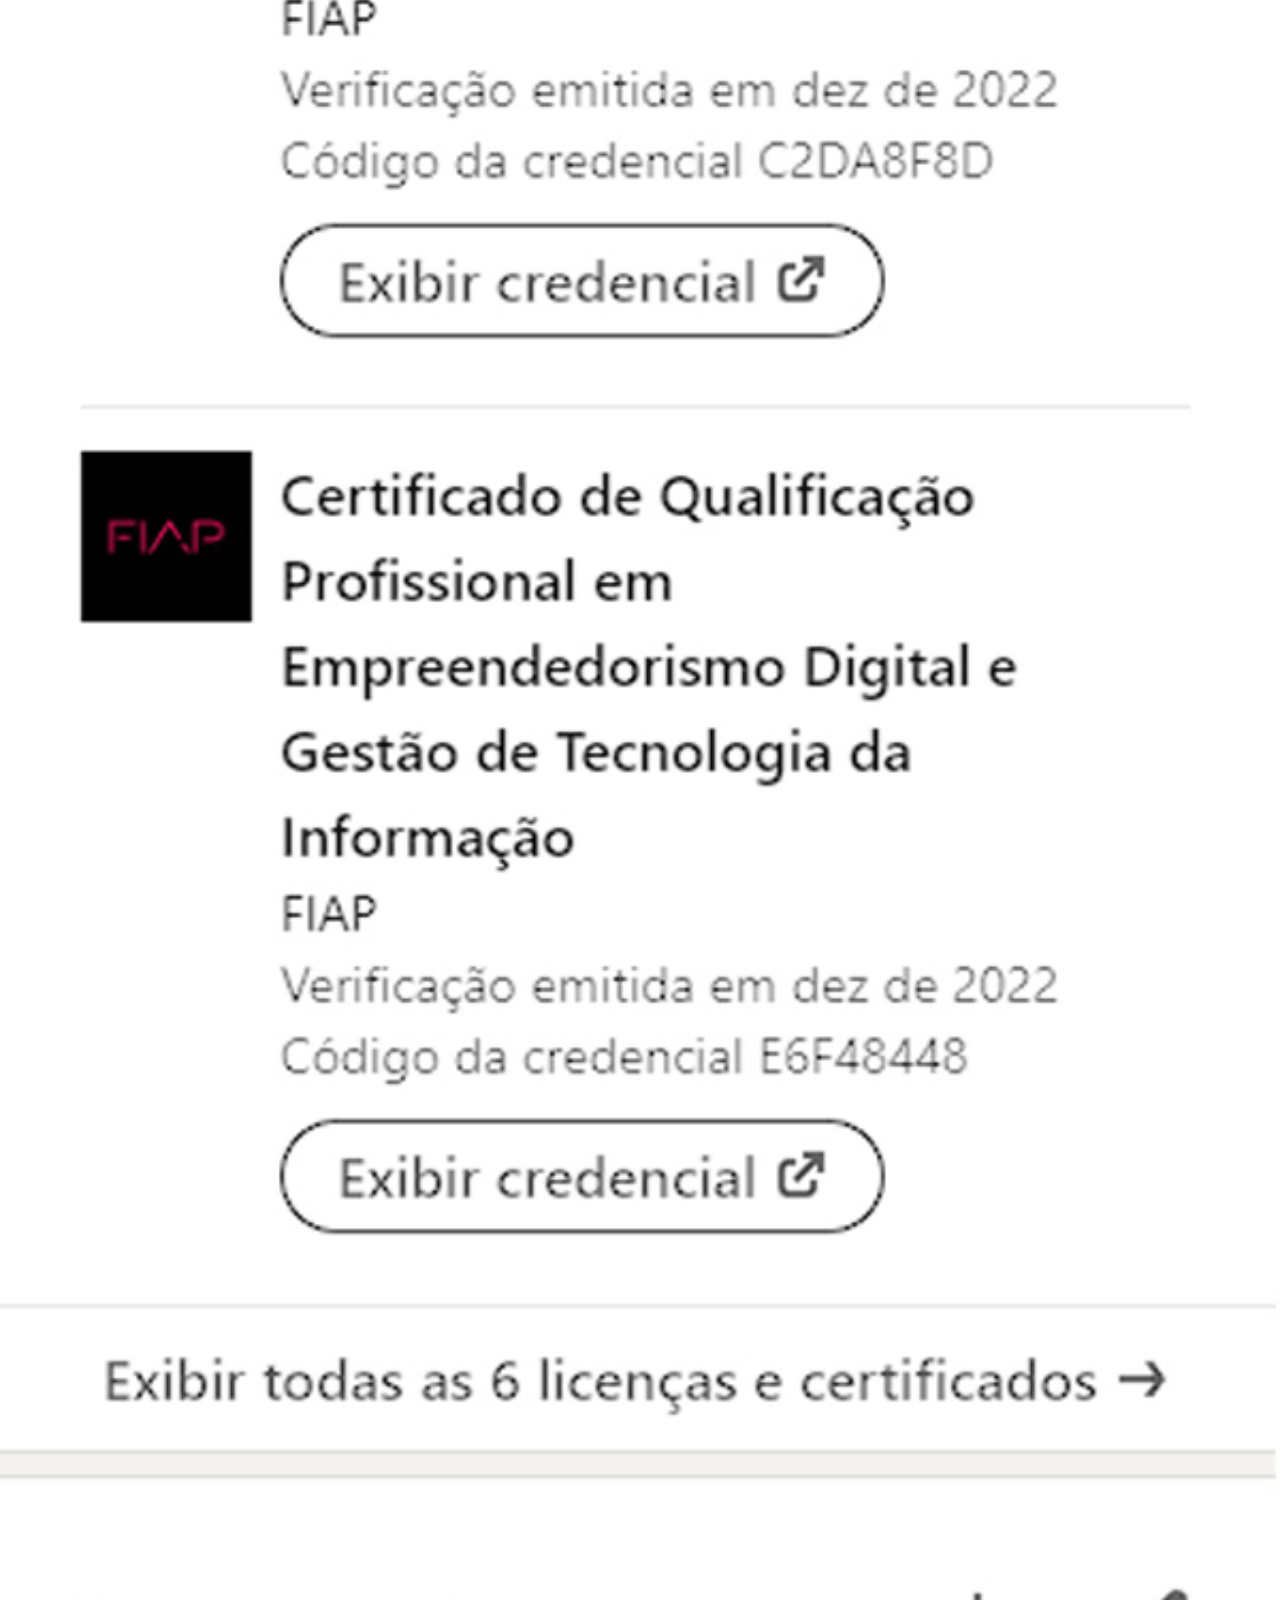
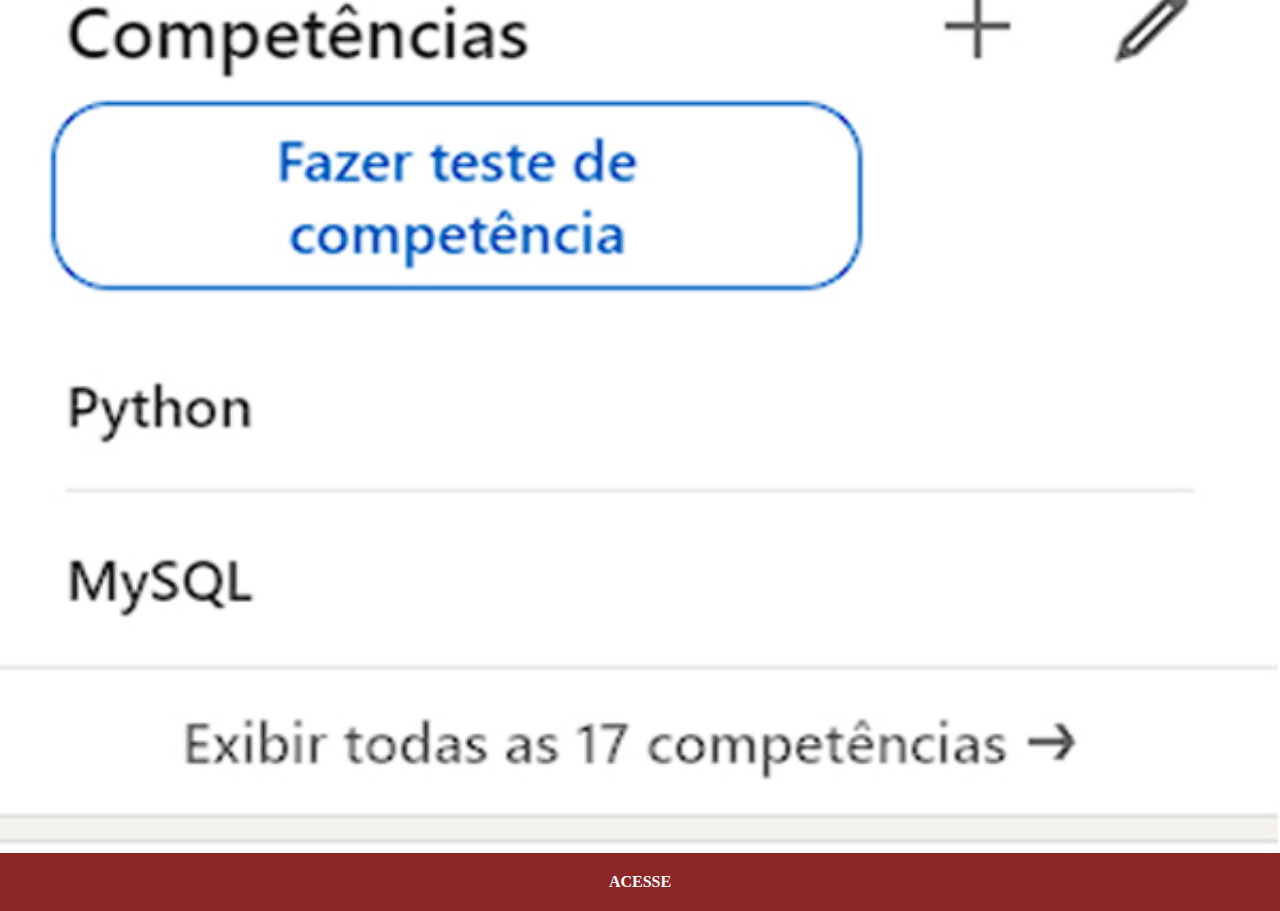
<file: linkedin.html>
<!DOCTYPE html>
<html lang="pt-br">

<head>
    <meta charset="UTF-8">
    <meta http-equiv="X-UA-Compatible" content="IE=edge">
    <meta name="viewport" content="width=device-width, initial-scale=1.0">
    <title>Linkedin</title>
    <style>
        * {
            margin: 0px;
            padding: 0px;
        }

        ::-webkit-scrollbar {
            width: 0px;
            height: 0px;
        }

        img {
            width: 100vw;

        }

        a {
            background-color: rgb(141, 38, 38);
            padding: 20px;
            color: white;
            font-weight: bold;
            display: block;
            margin: 0;
            text-align: center;
            text-decoration: none;

        }

        a:hover {
            background-color: rgb(238, 65, 65);
            transition: all 1s;
        }
    </style>
</head>

<body>
    <img src="./imagens/tela-linkedin.jpg" alt="">
    <a href="https://www.linkedin.com/in/diogo-silva-44bbb116b/" target="_blank">ACESSE</a>

</body>

</html>
</file>
<file: css/style.css>
@charset "UTF-8";

html, body{
    width: 100vw;
    height: 100vh;
    margin: 0px
}

body{
    font-family: Arial, Helvetica, sans-serif;
    background-image: url('../imagens/fundo_principal.png');

    background-repeat: no-repeat;
    background-position: center center;
    background-attachment: fixed;
    background-size: cover;
}

main{
    width: 100vh;
    background-color: yellowgreen;
}

#flex-main{
    height: 100vh;

}

#section_telefone{
    position: absolute;
    top: 50%;
    left: 50%;
    transform: translate(-50%, -50%);
    width: 311px;
    height: 627px;
    background-image: url('../imagens/frame-iphone.png');
    background-repeat: no-repeat;
    background-size: 90%;
}


/*Section Redes*/

#section_redes{
    position: absolute;
    top: 0%;
    left: 95%;
    transform: translate(-95%, -0%);

}

#section_redes ul{
    display: inline-block;
    list-style: none;
    padding: 0px;
    margin: 0px;
    




}

#section_redes ul li{
    text-align: left;
    padding: 10px 0px;
    

}

.tamanho_imagem{
    max-width: 2em;
    border-radius: 50%;
    box-shadow: 2px 2px 0px black;
    
    
}

.tamanho_imagem:hover{
    transition: .5s;
    transform: scale(130%);
    border: 1px solid white;

}




/*Fim Section redes*/


iframe{
    position: relative;
    top: 72px;
    left: 20px;
    width: 240px;
    height: 424px;
}
</file>
